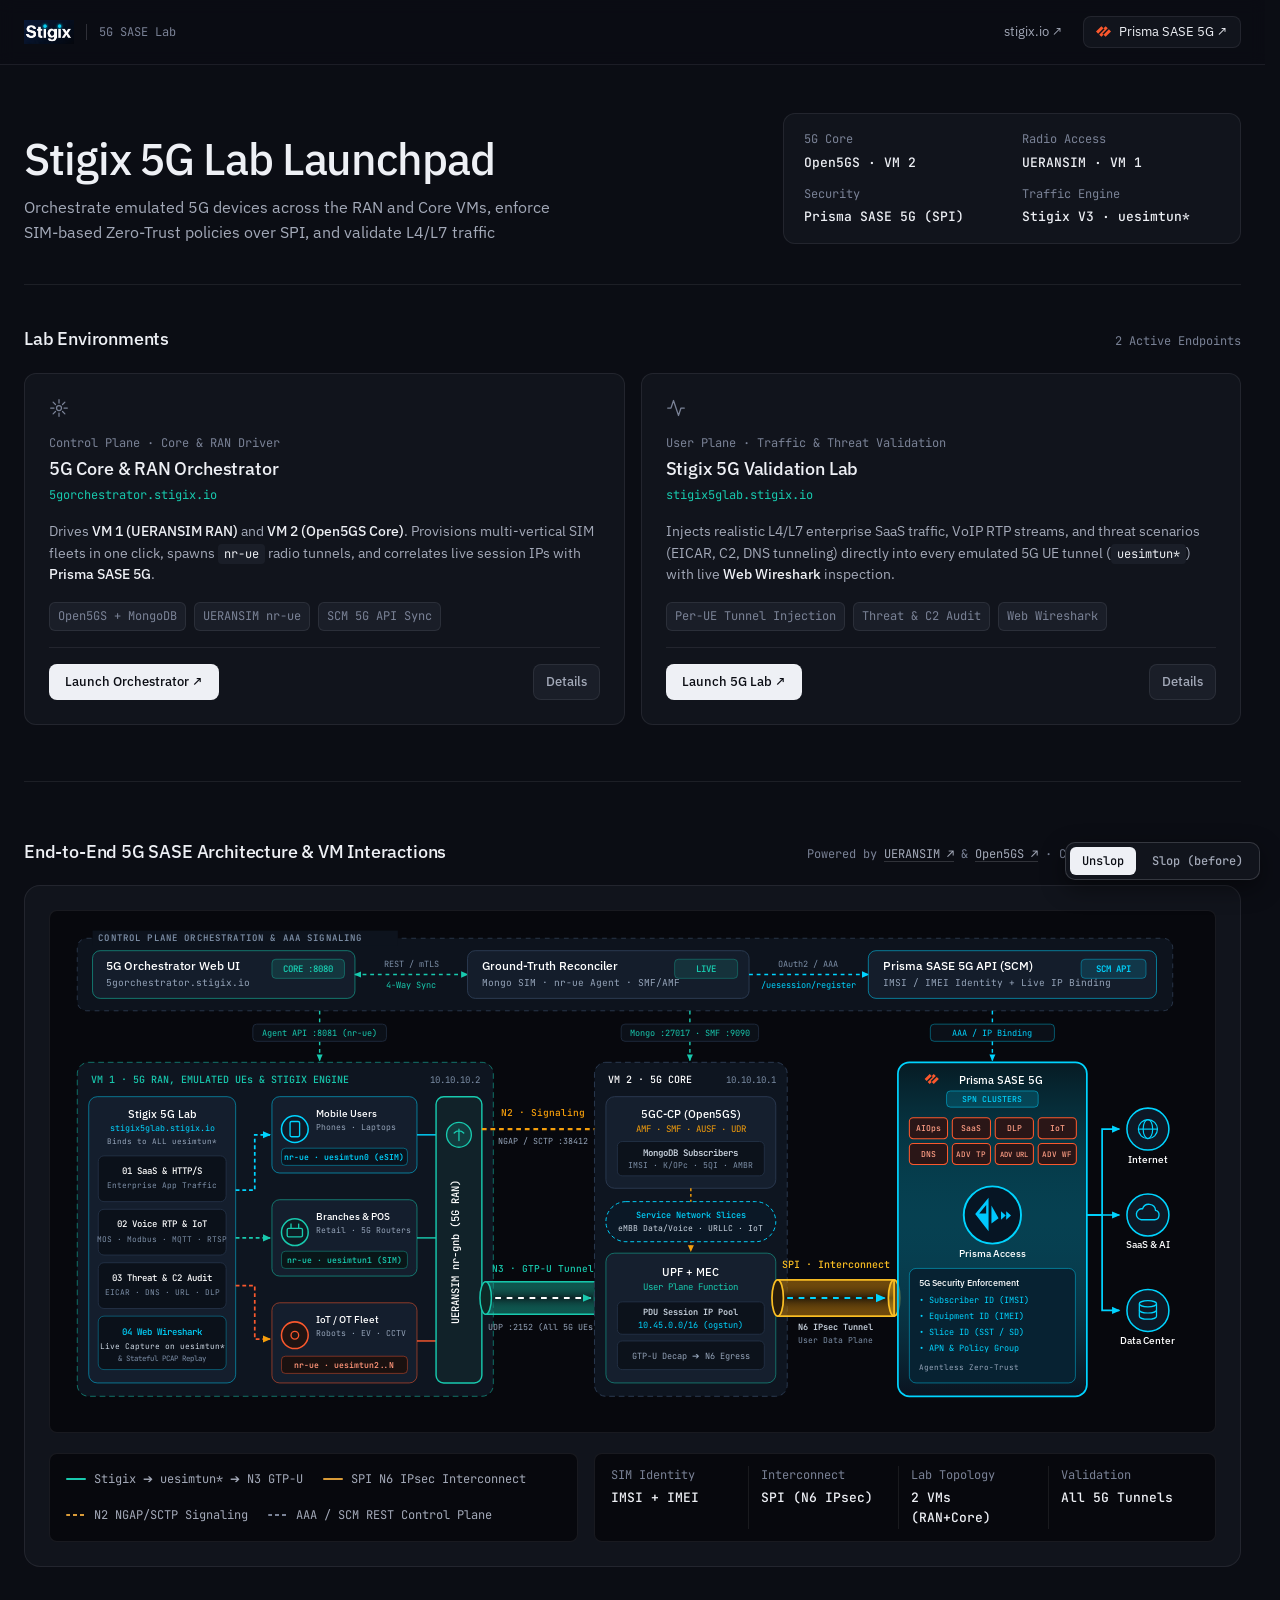
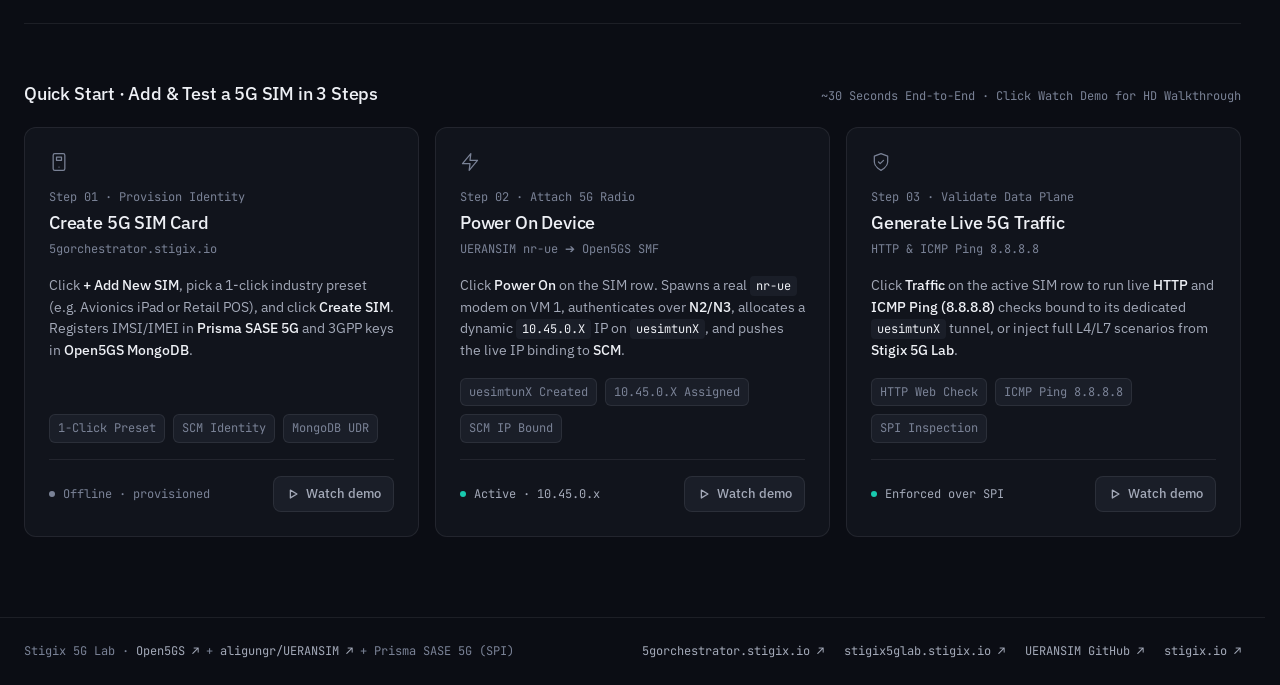
<file: launch-page/index.html>
<!DOCTYPE html>
<html lang="en">
<head>
  <meta charset="UTF-8">
  <meta name="viewport" content="width=device-width, initial-scale=1.0">
  <title>Stigix 5G Lab — Launchpad</title>
  <meta name="description" content="Launchpad for the Stigix 5G Lab: Open5GS Packet Core, UERANSIM RAN, Palo Alto Networks Prisma SASE 5G (SPI), and Stigix L4/L7 Traffic Validation.">
  <link rel="icon" type="image/png" href="assets/stigix-favicon.png">
  <link id="css-unslop" rel="stylesheet" href="style.css?v=6">
  <link id="css-slop" rel="stylesheet" href="style-slop.css?v=5" disabled>
</head>
<body>

  <!-- ══════════════════════════════════════════════════════════
       MINIMAL NAVBAR (stigix.io style + Prisma SASE 5G link)
  ══════════════════════════════════════════════════════════ -->
  <nav class="nav">
    <div class="nav__inner">
      <a href="https://stigix.io" target="_blank" rel="noopener noreferrer" class="nav__brand">
        <img src="assets/stigix-dark.png" alt="Stigix" class="nav__logo">
        <span class="nav__divider" aria-hidden="true"></span>
        <span class="nav__tag">5G SASE Lab</span>
      </a>
      <div class="nav__links">
        <a href="https://stigix.io" target="_blank" rel="noopener noreferrer" class="nav__pill">stigix.io ↗</a>
        <a href="https://www.paloaltonetworks.com/sase/5g-security" target="_blank" rel="noopener noreferrer" class="nav__pill nav__pill--panw">
          <svg width="15" height="15" viewBox="0 0 24 24" fill="#FA582D" aria-hidden="true">
            <path d="m10.278 15.443 1.705 1.705-3.426 3.426-3.427-3.426 8.592-8.591-1.705-1.705 3.426-3.426 3.427 3.426-8.592 8.591zM0 12.017l3.426 3.426 8.591-8.59-3.426-3.427L0 12.017zm11.983 5.13 3.426 3.427L24 11.983l-3.426-3.426-8.591 8.59z"/>
          </svg>
          <span>Prisma SASE 5G ↗</span>
        </a>
      </div>
    </div>
  </nav>

  <!-- ══════════════════════════════════════════════════════════
       MAIN LAUNCHPAD CONTAINER
  ══════════════════════════════════════════════════════════ -->
  <main class="container">

    <!-- Hero -->
    <header class="hero">
      <div class="hero__intro">
        <div class="hero__badge">
          <span class="hero__dot" aria-hidden="true"></span>
          <span>Open5GS Core · UERANSIM RAN · Prisma SASE 5G (SPI) · Stigix V3</span>
        </div>
        <h1 class="hero__title">Stigix 5G Lab <em>Launchpad</em></h1>
        <p class="hero__sub">
          Orchestrate emulated 5G devices across the RAN and Core VMs, enforce SIM-based Zero-Trust policies over SPI, and validate L4/L7 traffic
        </p>
      </div>
      <div class="hero__specs" aria-label="Lab stack summary">
        <div class="hero__spec">
          <span class="hero__spec-k">5G Core</span>
          <span class="hero__spec-v">Open5GS · VM 2</span>
        </div>
        <div class="hero__spec">
          <span class="hero__spec-k">Radio Access</span>
          <span class="hero__spec-v">UERANSIM · VM 1</span>
        </div>
        <div class="hero__spec">
          <span class="hero__spec-k">Security</span>
          <span class="hero__spec-v">Prisma SASE 5G (SPI)</span>
        </div>
        <div class="hero__spec">
          <span class="hero__spec-k">Traffic Engine</span>
          <span class="hero__spec-v">Stigix V3 · uesimtun*</span>
        </div>
      </div>
    </header>

    <!-- ──────────────────────────────────────────────────────
         1. LAB ENVIRONMENTS (Primary URLs)
    ────────────────────────────────────────────────────── -->
    <section aria-labelledby="sec-environments">
      <div class="sec-head">
        <h2 class="sec-title" id="sec-environments">Lab Environments</h2>
        <span class="sec-hint">2 Active Endpoints</span>
      </div>

      <div class="launch-grid">

        <!-- CARD 1: 5G Orchestrator -->
        <article class="launch-card">
          <svg viewBox="0 0 24 24" fill="none" stroke="currentColor" stroke-width="1.75" stroke-linecap="round" stroke-linejoin="round" aria-hidden="true">
            <circle cx="12" cy="12" r="3"/>
            <path d="M12 2v4m0 12v4M4.93 4.93l2.83 2.83m8.48 8.48l2.83 2.83M2 12h4m12 0h4M4.93 19.07l2.83-2.83m8.48-8.48l2.83-2.83"/>
          </svg>

          <header>
            <span class="launch-card__role">Control Plane · Core &amp; RAN Driver</span>
            <h3 class="launch-card__title">
              <a href="https://5gorchestrator.stigix.io/" target="_blank" rel="noopener noreferrer" class="card-link">
                5G Core &amp; RAN Orchestrator
              </a>
            </h3>
            <span class="launch-card__domain">5gorchestrator.stigix.io</span>
          </header>

          <div class="launch-card__body">
            <p class="launch-card__desc">
              Drives <strong>VM 1 (UERANSIM RAN)</strong> and <strong>VM 2 (Open5GS Core)</strong>. Provisions multi-vertical SIM fleets in one click, spawns <code>nr-ue</code> radio tunnels, and correlates live session IPs with <strong>Prisma SASE 5G</strong>.
            </p>
            <div class="chip-row">
              <span class="chip">Open5GS + MongoDB</span>
              <span class="chip">UERANSIM nr-ue</span>
              <span class="chip">SCM 5G API Sync</span>
            </div>
          </div>

          <footer>
            <span class="btn-launch" aria-hidden="true">Launch Orchestrator ↗</span>
            <button type="button" class="btn-info" data-dialog-target="modal-orchestrator">Details</button>
          </footer>
        </article>

        <!-- CARD 2: Stigix 5G Lab -->
        <article class="launch-card launch-card--cyan">
          <svg viewBox="0 0 24 24" fill="none" stroke="currentColor" stroke-width="1.75" stroke-linecap="round" stroke-linejoin="round" aria-hidden="true">
            <path d="M22 12h-4l-3 9L9 3l-3 9H2"/>
          </svg>

          <header>
            <span class="launch-card__role">User Plane · Traffic &amp; Threat Validation</span>
            <h3 class="launch-card__title">
              <a href="https://stigix5glab.stigix.io/" target="_blank" rel="noopener noreferrer" class="card-link">
                Stigix 5G Validation Lab
              </a>
            </h3>
            <span class="launch-card__domain">stigix5glab.stigix.io</span>
          </header>

          <div class="launch-card__body">
            <p class="launch-card__desc">
              Injects realistic L4/L7 enterprise SaaS traffic, VoIP RTP streams, and threat scenarios (EICAR, C2, DNS tunneling) directly into every emulated 5G UE tunnel (<code>uesimtun*</code>) with live <strong>Web Wireshark</strong> inspection.
            </p>
            <div class="chip-row">
              <span class="chip">Per-UE Tunnel Injection</span>
              <span class="chip">Threat &amp; C2 Audit</span>
              <span class="chip">Web Wireshark</span>
            </div>
          </div>

          <footer>
            <span class="btn-launch" aria-hidden="true">Launch 5G Lab ↗</span>
            <button type="button" class="btn-info" data-dialog-target="modal-stigixlab">Details</button>
          </footer>
        </article>

      </div>
    </section>

    <!-- Glowing Horizontal Divider -->
    <div class="glow-line" role="separator" aria-hidden="true"></div>

    <!-- ──────────────────────────────────────────────────────
         2. CONNECTED VECTOR ARCHITECTURE DIAGRAM
         Flow: Stigix Engine ➔ ALL Emulated 5G UE Tunnels (uesimtun0..N) ➔ nr-gnb
               ══(N2 + N3 GTP-U)══► VM 2 Open5GS Core ══(SPI N6)══► Prisma SASE 5G ➔ Targets
    ────────────────────────────────────────────────────── -->
    <section aria-labelledby="sec-architecture">
      <div class="sec-head">
        <h2 class="sec-title" id="sec-architecture">End-to-End 5G SASE Architecture &amp; VM Interactions</h2>
        <span class="sec-hint">
          Powered by <a href="https://github.com/aligungr/UERANSIM" target="_blank" rel="noopener noreferrer">UERANSIM ↗</a> &amp; <a href="https://github.com/open5gs/open5gs" target="_blank" rel="noopener noreferrer">Open5GS ↗</a> · Click any node for details
        </span>
      </div>

      <div class="arch-board">
        <div class="svg-canvas-wrap">
          <svg class="arch-svg" viewBox="0 0 1180 520" fill="none" xmlns="http://www.w3.org/2000/svg" role="img" aria-label="End-to-End 5G Lab Functional Architecture Diagram">
            <defs>
              <!-- Glow Filters -->
              <filter id="glow-cyan" x="-20%" y="-20%" width="140%" height="140%">
                <feDropShadow dx="0" dy="0" stdDeviation="4" flood-color="#00d4ff" flood-opacity="0.45"/>
              </filter>
              <filter id="glow-teal" x="-20%" y="-20%" width="140%" height="140%">
                <feDropShadow dx="0" dy="0" stdDeviation="4" flood-color="#18c9ae" flood-opacity="0.45"/>
              </filter>
              <filter id="glow-amber" x="-20%" y="-20%" width="140%" height="140%">
                <feDropShadow dx="0" dy="0" stdDeviation="4" flood-color="#f59e0b" flood-opacity="0.5"/>
              </filter>

              <!-- Gradients -->
              <linearGradient id="grad-n3" x1="0%" y1="0%" x2="0%" y2="100%">
                <stop offset="0%" stop-color="#18c9ae" stop-opacity="0.38"/>
                <stop offset="50%" stop-color="#0c2628" stop-opacity="0.9"/>
                <stop offset="100%" stop-color="#18c9ae" stop-opacity="0.38"/>
              </linearGradient>

              <linearGradient id="grad-spi" x1="0%" y1="0%" x2="0%" y2="100%">
                <stop offset="0%" stop-color="#f59e0b" stop-opacity="0.42"/>
                <stop offset="50%" stop-color="#291c09" stop-opacity="0.92"/>
                <stop offset="100%" stop-color="#f59e0b" stop-opacity="0.42"/>
              </linearGradient>

              <linearGradient id="grad-sase" x1="0%" y1="0%" x2="0%" y2="100%">
                <stop offset="0%" stop-color="#00d4ff" stop-opacity="0.09"/>
                <stop offset="100%" stop-color="#0b1320" stop-opacity="0.95"/>
              </linearGradient>

              <!-- Arrow Markers -->
              <marker id="arrow-teal" viewBox="0 0 10 10" refX="7" refY="5" markerWidth="6" markerHeight="6" orient="auto-start-reverse">
                <path d="M 0 1.5 L 8 5 L 0 8.5 z" fill="#18c9ae"/>
              </marker>
              <marker id="arrow-cyan" viewBox="0 0 10 10" refX="7" refY="5" markerWidth="6" markerHeight="6" orient="auto-start-reverse">
                <path d="M 0 1.5 L 8 5 L 0 8.5 z" fill="#00d4ff"/>
              </marker>
              <marker id="arrow-amber" viewBox="0 0 10 10" refX="7" refY="5" markerWidth="6" markerHeight="6" orient="auto-start-reverse">
                <path d="M 0 1.5 L 8 5 L 0 8.5 z" fill="#f59e0b"/>
              </marker>
            </defs>

            <!-- ═══════════════════════════════════════════════════════
                 TOP LAYER: CONTROL PLANE & AAA SIGNALING BAR (y=16..92)
            ═══════════════════════════════════════════════════════ -->
            <rect x="16" y="16" width="1148" height="76" rx="10" fill="#0d131d" stroke="#2a374b" stroke-dasharray="5 5"/>
            <rect x="32" y="8" width="320" height="16" fill="#0d131d"/>
            <text x="38" y="19" fill="#7c8ea6" font-size="9.5" font-weight="600" letter-spacing="1.2" class="mono">CONTROL PLANE ORCHESTRATION &amp; AAA SIGNALING</text>

            <!-- CP Node 1: 5G Orchestrator Web UI -->
            <g class="svg-node" data-dialog-target="modal-orchestrator" tabindex="0" role="button" aria-label="5G Orchestrator Web UI">
              <rect x="32" y="29" width="275" height="50" rx="8" fill="#141d2b" stroke="#18c9ae" stroke-opacity="0.55"/>
              <text x="46" y="49" fill="#ffffff" font-size="12.5" font-weight="700">5G Orchestrator Web UI</text>
              <text x="46" y="66" fill="#94a3b8" font-size="10" class="mono">5gorchestrator.stigix.io</text>
              <rect x="220" y="38" width="76" height="20" rx="4" fill="#18c9ae" fill-opacity="0.14" stroke="#18c9ae" stroke-opacity="0.4"/>
              <text x="258" y="51.5" fill="#18c9ae" font-size="9.5" font-weight="600" text-anchor="middle" class="mono">CORE :8080</text>
            </g>

            <!-- Horizontal Control Connector 1 -->
            <line x1="307" y1="54" x2="425" y2="54" stroke="#18c9ae" stroke-width="1.6" stroke-dasharray="4 4" class="flow-api" marker-end="url(#arrow-teal)" marker-start="url(#arrow-teal)"/>
            <text x="366" y="46" fill="#7c8ea6" font-size="9" text-anchor="middle" class="mono">REST / mTLS</text>
            <text x="366" y="68" fill="#18c9ae" font-size="9" text-anchor="middle" class="mono">4-Way Sync</text>

            <!-- CP Node 2: Ground-Truth Reconciler -->
            <g class="svg-node" data-dialog-target="modal-flow" tabindex="0" role="button" aria-label="Ground-Truth Reconciler">
              <rect x="425" y="29" width="295" height="50" rx="8" fill="#141d2b" stroke="#2c3b52"/>
              <text x="440" y="49" fill="#ffffff" font-size="12.5" font-weight="700">Ground-Truth Reconciler</text>
              <text x="440" y="66" fill="#94a3b8" font-size="10" class="mono">Mongo SIM · nr-ue Agent · SMF/AMF</text>
              <rect x="642" y="38" width="66" height="20" rx="4" fill="#18c9ae" fill-opacity="0.12" stroke="#18c9ae" stroke-opacity="0.35"/>
              <text x="675" y="51.5" fill="#18c9ae" font-size="9.5" font-weight="600" text-anchor="middle" class="mono">LIVE</text>
            </g>

            <!-- Horizontal Control Connector 2 -->
            <line x1="720" y1="54" x2="845" y2="54" stroke="#00d4ff" stroke-width="1.6" stroke-dasharray="4 4" class="flow-api" marker-end="url(#arrow-cyan)"/>
            <text x="782" y="46" fill="#7c8ea6" font-size="9" text-anchor="middle" class="mono">OAuth2 / AAA</text>
            <text x="782" y="68" fill="#00d4ff" font-size="9" text-anchor="middle" class="mono">/uesession/register</text>

            <!-- CP Node 3: Prisma SASE 5G API (SCM) -->
            <g class="svg-node" data-dialog-target="modal-sase" tabindex="0" role="button" aria-label="Prisma SASE 5G API">
              <rect x="845" y="29" width="302" height="50" rx="8" fill="#141d2b" stroke="#00d4ff" stroke-opacity="0.55"/>
              <text x="860" y="49" fill="#ffffff" font-size="12.5" font-weight="700">Prisma SASE 5G API (SCM)</text>
              <text x="860" y="66" fill="#94a3b8" font-size="10" class="mono">IMSI / IMEI Identity + Live IP Binding</text>
              <rect x="1068" y="38" width="68" height="20" rx="4" fill="#00d4ff" fill-opacity="0.14" stroke="#00d4ff" stroke-opacity="0.4"/>
              <text x="1102" y="51.5" fill="#00d4ff" font-size="9.5" font-weight="600" text-anchor="middle" class="mono">SCM API</text>
            </g>

            <!-- 3 VERTICAL CONTROL-PLANE DROP LINES INTO VM 1, VM 2, AND PRISMA SASE -->
            <!-- Drop 1 to VM 1 -->
            <line x1="270" y1="92" x2="270" y2="144" stroke="#18c9ae" stroke-width="1.5" stroke-dasharray="4 4" class="flow-api" marker-end="url(#arrow-teal)"/>
            <rect x="200" y="106" width="140" height="18" rx="4" fill="#0b1018" stroke="#1e293b"/>
            <text x="270" y="118" fill="#18c9ae" font-size="9" text-anchor="middle" class="mono">Agent API :8081 (nr-ue)</text>

            <!-- Drop 2 to VM 2 -->
            <line x1="658" y1="92" x2="658" y2="144" stroke="#18c9ae" stroke-width="1.5" stroke-dasharray="4 4" class="flow-api" marker-end="url(#arrow-teal)"/>
            <rect x="586" y="106" width="144" height="18" rx="4" fill="#0b1018" stroke="#1e293b"/>
            <text x="658" y="118" fill="#18c9ae" font-size="9" text-anchor="middle" class="mono">Mongo :27017 · SMF :9090</text>

            <!-- Drop 3 (AAA Signaling) to Prisma SASE 5G -->
            <line x1="975" y1="92" x2="975" y2="144" stroke="#00d4ff" stroke-width="1.5" stroke-dasharray="4 4" class="flow-api" marker-end="url(#arrow-cyan)"/>
            <rect x="910" y="106" width="130" height="18" rx="4" fill="#0b1018" stroke="#00d4ff" stroke-opacity="0.4"/>
            <text x="975" y="118" fill="#00d4ff" font-size="9" text-anchor="middle" class="mono" data-unslop-text="AAA / IP Binding" data-slop-text="🔒 AAA / IP Binding">AAA / IP Binding</text>


            <!-- ═══════════════════════════════════════════════════════
                 VM 1 ENCLOSURE: STIGIX GENERATOR ➔ ALL EMULATED 5G UEs (uesimtun0..N) ➔ nr-gnb
                 (x=16..452, y=146..496)
            ═══════════════════════════════════════════════════════ -->
            <rect x="16" y="146" width="436" height="350" rx="12" fill="#0e1520" stroke="#18c9ae" stroke-opacity="0.55" stroke-dasharray="6 4"/>
            <text x="30" y="168" fill="#18c9ae" font-size="10.5" font-weight="700" class="mono">VM 1 · 5G RAN, EMULATED UEs &amp; STIGIX ENGINE</text>
            <text x="438" y="168" fill="#7c8ea6" font-size="9.5" text-anchor="end" class="mono">10.10.10.2</text>

            <!-- LEFT INSIDE VM 1: Stigix 5G Lab Traffic Generator (x=28..184) -->
            <g class="svg-node" data-dialog-target="modal-stigixlab" tabindex="0" role="button" aria-label="Stigix 5G Lab Traffic Engine">
              <rect x="28" y="182" width="154" height="300" rx="9" fill="#141e2d" stroke="#00d4ff" stroke-opacity="0.5"/>
              <text x="105" y="204" fill="#ffffff" font-size="11.5" font-weight="700" text-anchor="middle">Stigix 5G Lab</text>
              <text x="105" y="218" fill="#00d4ff" font-size="8.8" text-anchor="middle" class="mono">stigix5glab.stigix.io</text>
              <text x="105" y="232" fill="#94a3b8" font-size="8" text-anchor="middle" class="mono">Binds to ALL uesimtun*</text>

              <!-- 4 Traffic Modules stacked cleanly -->
              <rect x="38" y="244" width="134" height="48" rx="6" fill="#0b111a" stroke="#223044"/>
              <text x="105" y="263" fill="#ffffff" font-size="9.5" font-weight="700" text-anchor="middle" class="mono" data-unslop-text="01 SaaS &amp; HTTP/S" data-slop-text="① SaaS &amp; HTTP/S">01 SaaS &amp; HTTP/S</text>
              <text x="105" y="278" fill="#7c8ea6" font-size="8.2" text-anchor="middle" class="mono">Enterprise App Traffic</text>

              <rect x="38" y="300" width="134" height="48" rx="6" fill="#0b111a" stroke="#223044"/>
              <text x="105" y="319" fill="#ffffff" font-size="9.5" font-weight="700" text-anchor="middle" class="mono" data-unslop-text="02 Voice RTP &amp; IoT" data-slop-text="② Voice RTP &amp; IoT">02 Voice RTP &amp; IoT</text>
              <text x="105" y="334" fill="#7c8ea6" font-size="8.2" text-anchor="middle" class="mono">MOS · Modbus · MQTT · RTSP</text>

              <rect x="38" y="356" width="134" height="48" rx="6" fill="#0b111a" stroke="#223044"/>
              <text x="105" y="375" fill="#ffffff" font-size="9.5" font-weight="700" text-anchor="middle" class="mono" data-unslop-text="03 Threat &amp; C2 Audit" data-slop-text="③ Threat &amp; C2 Audit">03 Threat &amp; C2 Audit</text>
              <text x="105" y="390" fill="#7c8ea6" font-size="8.2" text-anchor="middle" class="mono">EICAR · DNS · URL · DLP</text>

              <rect x="38" y="412" width="134" height="56" rx="6" fill="#0b111a" stroke="#00d4ff" stroke-opacity="0.35"/>
              <text x="105" y="432" fill="#00d4ff" font-size="9.5" font-weight="700" text-anchor="middle" class="mono" data-unslop-text="04 Web Wireshark" data-slop-text="④ Web Wireshark">04 Web Wireshark</text>
              <text x="105" y="446" fill="#cbd5e1" font-size="8.2" text-anchor="middle" class="mono">Live Capture on uesimtun*</text>
              <text x="105" y="459" fill="#7c8ea6" font-size="7.8" text-anchor="middle" class="mono">&amp; Stateful PCAP Replay</text>
            </g>

            <!-- 3 FAN-OUT ARROWS FROM STIGIX INTO ALL 3 EMULATED 5G UE TUNNELS (uesimtun0..N) -->
            <path d="M182 280 H202 V222 H218" stroke="#00d4ff" stroke-width="1.8" stroke-dasharray="4 3" class="flow-data" marker-end="url(#arrow-cyan)"/>
            <line x1="182" y1="330" x2="218" y2="330" stroke="#18c9ae" stroke-width="1.8" stroke-dasharray="4 3" class="flow-data" marker-end="url(#arrow-teal)"/>
            <path d="M182 380 H202 V436 H218" stroke="#fa582d" stroke-width="1.8" stroke-dasharray="4 3" class="flow-data" marker-end="url(#arrow-amber)"/>

            <!-- RIGHT INSIDE VM 1: EMULATED 5G DEVICES (nr-ue + uesimtun*) & nr-gnb (x=220..440) -->
            <!-- UE 1: Mobile Users (uesimtun0) -->
            <g class="svg-node" data-dialog-target="modal-ran" tabindex="0" role="button" aria-label="Emulated Mobile Users uesimtun0">
              <rect x="220" y="182" width="152" height="80" rx="8" fill="#141e2d" stroke="#00d4ff" stroke-opacity="0.55"/>
              <circle cx="244" cy="216" r="14" fill="#0d1826" stroke="#00d4ff" stroke-width="1.6"/>
              <rect x="239" y="208" width="10" height="16" rx="1.5" stroke="#00d4ff" stroke-width="1.4"/>
              <text x="266" y="203" fill="#ffffff" font-size="10.5" font-weight="700">Mobile Users</text>
              <text x="266" y="217" fill="#94a3b8" font-size="8.5" class="mono">Phones · Laptops</text>
              <rect x="230" y="236" width="132" height="18" rx="4" fill="#09131e" stroke="#00d4ff" stroke-opacity="0.4"/>
              <text x="296" y="248" fill="#00d4ff" font-size="8.5" font-weight="600" text-anchor="middle" class="mono">nr-ue · uesimtun0 (eSIM)</text>
            </g>

            <!-- UE 2: 5G Branches & POS (uesimtun1) -->
            <g class="svg-node" data-dialog-target="modal-ran" tabindex="0" role="button" aria-label="Emulated 5G Branches and POS uesimtun1">
              <rect x="220" y="290" width="152" height="80" rx="8" fill="#141e2d" stroke="#18c9ae" stroke-opacity="0.55"/>
              <circle cx="244" cy="324" r="14" fill="#0d1b22" stroke="#18c9ae" stroke-width="1.6"/>
              <rect x="236" y="320" width="16" height="9" rx="1.5" stroke="#18c9ae" stroke-width="1.4"/>
              <line x1="240" y1="315" x2="240" y2="320" stroke="#18c9ae" stroke-width="1.4"/>
              <line x1="248" y1="315" x2="248" y2="320" stroke="#18c9ae" stroke-width="1.4"/>
              <text x="266" y="311" fill="#ffffff" font-size="10.5" font-weight="700">Branches &amp; POS</text>
              <text x="266" y="325" fill="#94a3b8" font-size="8.5" class="mono">Retail · 5G Routers</text>
              <rect x="230" y="344" width="132" height="18" rx="4" fill="#091618" stroke="#18c9ae" stroke-opacity="0.4"/>
              <text x="296" y="356" fill="#18c9ae" font-size="8.5" font-weight="600" text-anchor="middle" class="mono">nr-ue · uesimtun1 (SIM)</text>
            </g>

            <!-- UE 3: IoT / OT Fleet (uesimtun2..N) -->
            <g class="svg-node" data-dialog-target="modal-ran" tabindex="0" role="button" aria-label="Emulated IoT and OT Fleet uesimtun2">
              <rect x="220" y="398" width="152" height="84" rx="8" fill="#141e2d" stroke="#fa582d" stroke-opacity="0.55"/>
              <circle cx="244" cy="432" r="14" fill="#1f1412" stroke="#fa582d" stroke-width="1.6"/>
              <circle cx="244" cy="432" r="4" stroke="#fa582d" stroke-width="1.4"/>
              <text x="266" y="419" fill="#ffffff" font-size="10.5" font-weight="700">IoT / OT Fleet</text>
              <text x="266" y="433" fill="#94a3b8" font-size="8.5" class="mono">Robots · EV · CCTV</text>
              <rect x="230" y="454" width="132" height="18" rx="4" fill="#1a1110" stroke="#fa582d" stroke-opacity="0.45"/>
              <text x="296" y="466" fill="#ff9478" font-size="8.5" font-weight="600" text-anchor="middle" class="mono">nr-ue · uesimtun2..N</text>
            </g>

            <!-- Vertical Multiplexer Bar inside VM 1: nr-gnb (5G gNodeB Radio Tower) -->
            <g class="svg-node" data-dialog-target="modal-ran" tabindex="0" role="button" aria-label="UERANSIM nr-gnb 5G Base Station">
              <line x1="372" y1="222" x2="392" y2="222" stroke="#00d4ff" stroke-width="1.5"/>
              <line x1="372" y1="330" x2="392" y2="330" stroke="#18c9ae" stroke-width="1.5"/>
              <line x1="372" y1="438" x2="392" y2="438" stroke="#fa582d" stroke-width="1.5"/>
              <rect x="392" y="182" width="48" height="300" rx="8" fill="#112229" stroke="#18c9ae" stroke-width="1.5"/>
              <circle cx="416" cy="222" r="13" fill="#18c9ae" fill-opacity="0.16" stroke="#18c9ae" stroke-width="1.4"/>
              <path d="M416 216v12m-5-8a7 7 0 0 1 10 0" stroke="#18c9ae" stroke-width="1.4" stroke-linecap="round"/>
              <text x="416" y="345" fill="#ffffff" font-size="11" font-weight="700" text-anchor="middle" transform="rotate(-90 416 345)" class="mono">UERANSIM nr-gnb (5G RAN)</text>
            </g>


            <!-- ═══════════════════════════════════════════════════════
                 INTER-VM BRIDGE (VM 1 nr-gnb ⇄ VM 2 Open5GS): N2 + N3 GTP-U
                 (x=440..562)
            ═══════════════════════════════════════════════════════ -->
            <!-- Top Inter-VM Link: N2 5G Signaling (Amber Dashed) -->
            <text x="504" y="202" fill="#f59e0b" font-size="10" font-weight="700" text-anchor="middle" class="mono">N2 · Signaling</text>
            <line x1="440" y1="216" x2="568" y2="216" stroke="#f59e0b" stroke-width="2.2" stroke-dasharray="5 4" class="flow-sig" marker-end="url(#arrow-amber)"/>
            <text x="504" y="232" fill="#94a3b8" font-size="8.8" text-anchor="middle" class="mono">NGAP / SCTP :38412</text>

            <!-- Bottom Inter-VM Link: N3 GTP-U Encrypted Pipe (3D Cylinder Tunnel) -->
            <text x="504" y="366" fill="#18c9ae" font-size="10" font-weight="700" text-anchor="middle" class="mono">N3 · GTP-U Tunnel</text>
            <g filter="url(#glow-teal)">
              <rect x="444" y="376" width="120" height="34" fill="url(#grad-n3)" stroke="#18c9ae" stroke-width="1.6"/>
              <ellipse cx="444" cy="393" rx="6" ry="17" fill="#0d2926" stroke="#18c9ae" stroke-width="1.6"/>
              <ellipse cx="564" cy="393" rx="6" ry="17" fill="#18c9ae" fill-opacity="0.35" stroke="#18c9ae" stroke-width="1.6"/>
            </g>
            <line x1="454" y1="393" x2="554" y2="393" stroke="#ffffff" stroke-width="2" stroke-dasharray="6 6" class="flow-data" marker-end="url(#arrow-teal)"/>
            <text x="504" y="426" fill="#94a3b8" font-size="8.8" text-anchor="middle" class="mono">UDP :2152 (All 5G UEs)</text>


            <!-- ═══════════════════════════════════════════════════════
                 COLUMN 3: VM 2 · PRIVATE 5G CORE (OPEN5GS) (x=558..760)
            ═══════════════════════════════════════════════════════ -->
            <rect x="558" y="146" width="202" height="350" rx="12" fill="#0e1520" stroke="#2c3b52" stroke-dasharray="6 4"/>
            <text x="572" y="168" fill="#ffffff" font-size="10.5" font-weight="700" class="mono">VM 2 · 5G CORE</text>
            <text x="748" y="168" fill="#7c8ea6" font-size="9.5" text-anchor="end" class="mono">10.10.10.1</text>

            <!-- VM 2 Top Box: 5GC-CP & MongoDB -->
            <g class="svg-node" data-dialog-target="modal-core" tabindex="0" role="button" aria-label="Open5GS Control Plane and MongoDB">
              <rect x="570" y="182" width="178" height="96" rx="9" fill="#151f2e" stroke="#2a3950"/>
              <text x="659" y="204" fill="#ffffff" font-size="12" font-weight="700" text-anchor="middle">5GC-CP (Open5GS)</text>
              <text x="659" y="219" fill="#f59e0b" font-size="9.5" text-anchor="middle" class="mono">AMF · SMF · AUSF · UDR</text>
              <rect x="582" y="229" width="154" height="36" rx="5" fill="#0c121b" stroke="#223044"/>
              <text x="659" y="244" fill="#cbd5e1" font-size="9.5" font-weight="600" text-anchor="middle" class="mono">MongoDB Subscribers</text>
              <text x="659" y="257" fill="#7c8ea6" font-size="8.5" text-anchor="middle" class="mono">IMSI · K/OPc · 5QI · AMBR</text>
            </g>

            <!-- Internal N4 PFCP Link between SMF and UPF -->
            <line x1="659" y1="278" x2="659" y2="344" stroke="#f59e0b" stroke-width="1.5" stroke-dasharray="3 3" class="flow-sig" marker-end="url(#arrow-amber)"/>

            <!-- Middle Oval: Service-Specific Network Slices -->
            <rect x="570" y="292" width="178" height="42" rx="21" fill="#0b1826" stroke="#00d4ff" stroke-dasharray="4 3"/>
            <text x="659" y="309" fill="#00d4ff" font-size="9" font-weight="700" text-anchor="middle" class="mono">Service Network Slices</text>
            <text x="659" y="323" fill="#cbd5e1" font-size="8.5" text-anchor="middle" class="mono">eMBB Data/Voice · URLLC · IoT</text>

            <!-- VM 2 Bottom Box: UPF & MEC -->
            <g class="svg-node" data-dialog-target="modal-core" tabindex="0" role="button" aria-label="Open5GS UPF User Plane Function">
              <rect x="570" y="346" width="178" height="136" rx="9" fill="#151f2e" stroke="#18c9ae" stroke-opacity="0.5"/>
              <text x="659" y="370" fill="#ffffff" font-size="12" font-weight="700" text-anchor="middle">UPF + MEC</text>
              <text x="659" y="385" fill="#18c9ae" font-size="9.5" text-anchor="middle" class="mono">User Plane Function</text>

              <rect x="582" y="397" width="154" height="34" rx="5" fill="#0c121b" stroke="#223044"/>
              <text x="659" y="411" fill="#cbd5e1" font-size="9" font-weight="600" text-anchor="middle" class="mono">PDU Session IP Pool</text>
              <text x="659" y="424" fill="#00d4ff" font-size="9" text-anchor="middle" class="mono">10.45.0.0/16 (ogstun)</text>

              <rect x="582" y="438" width="154" height="30" rx="5" fill="#0c121b" stroke="#223044"/>
              <text x="659" y="457" fill="#94a3b8" font-size="9" text-anchor="middle" class="mono">GTP-U Decap ➔ N6 Egress</text>
            </g>


            <!-- ═══════════════════════════════════════════════════════
                 SPI BRIDGE (VM 2 UPF ➔ PRISMA SASE 5G): 3D CYLINDER TUNNEL
                 (x=748..876)
            ═══════════════════════════════════════════════════════ -->
            <g class="svg-node" data-dialog-target="modal-sase" tabindex="0" role="button" aria-label="Service Provider Interconnect SPI Tunnel">
              <text x="811" y="362" fill="#fbbf24" font-size="10.5" font-weight="700" text-anchor="middle" class="mono">SPI · Interconnect</text>
              <g filter="url(#glow-amber)">
                <rect x="750" y="374" width="122" height="38" fill="url(#grad-spi)" stroke="#fbbf24" stroke-width="1.8"/>
                <ellipse cx="750" cy="393" rx="6" ry="19" fill="#291c09" stroke="#fbbf24" stroke-width="1.8"/>
                <ellipse cx="872" cy="393" rx="6" ry="19" fill="#fbbf24" fill-opacity="0.35" stroke="#fbbf24" stroke-width="1.8"/>
              </g>
              <line x1="760" y1="393" x2="862" y2="393" stroke="#00d4ff" stroke-width="2.2" stroke-dasharray="6 6" class="flow-data" marker-end="url(#arrow-cyan)"/>
              <text x="811" y="427" fill="#cbd5e1" font-size="9" font-weight="600" text-anchor="middle" class="mono">N6 IPsec Tunnel</text>
              <text x="811" y="440" fill="#7c8ea6" font-size="8.5" text-anchor="middle" class="mono">User Data Plane</text>
            </g>


            <!-- ═══════════════════════════════════════════════════════
                 COLUMN 4: PRISMA SASE 5G (SPN CLUSTERS) (x=876..1074)
            ═══════════════════════════════════════════════════════ -->
            <g class="svg-node" data-dialog-target="modal-sase" tabindex="0" role="button" aria-label="Prisma SASE 5G Security Stack">
              <rect x="876" y="146" width="198" height="350" rx="12" fill="url(#grad-sase)" stroke="#00d4ff" stroke-width="1.8" filter="url(#glow-cyan)"/>

              <!-- Official Palo Alto Networks 3-Bar Mark + Prisma SASE 5G Title -->
              <g transform="translate(904, 156) scale(0.62)">
                <path fill="#FA582D" d="m10.278 15.443 1.705 1.705-3.426 3.426-3.427-3.426 8.592-8.591-1.705-1.705 3.426-3.426 3.427 3.426-8.592 8.591zM0 12.017l3.426 3.426 8.591-8.59-3.426-3.427L0 12.017zm11.983 5.13 3.426 3.427L24 11.983l-3.426-3.426-8.591 8.59z"/>
              </g>
              <text x="984" y="169" fill="#ffffff" font-size="12" font-weight="800" text-anchor="middle">Prisma SASE 5G</text>
              <rect x="927" y="176" width="96" height="17" rx="4" fill="#00d4ff" fill-opacity="0.16" stroke="#00d4ff" stroke-opacity="0.5"/>
              <text x="975" y="187.5" fill="#00d4ff" font-size="8.5" font-weight="700" text-anchor="middle" class="mono">SPN CLUSTERS</text>

              <!-- Security Services 2x4 Grid -->
              <rect x="888" y="204" width="40" height="22" rx="4" fill="#2a1617" stroke="#fa582d" stroke-width="1.1"/>
              <text x="908" y="218" fill="#ff9e85" font-size="8.5" font-weight="700" text-anchor="middle" class="mono">AIOps</text>

              <rect x="933" y="204" width="40" height="22" rx="4" fill="#2a1617" stroke="#fa582d" stroke-width="1.1"/>
              <text x="953" y="218" fill="#ff9e85" font-size="8.5" font-weight="700" text-anchor="middle" class="mono">SaaS</text>

              <rect x="978" y="204" width="40" height="22" rx="4" fill="#2a1617" stroke="#fa582d" stroke-width="1.1"/>
              <text x="998" y="218" fill="#ff9e85" font-size="8.5" font-weight="700" text-anchor="middle" class="mono">DLP</text>

              <rect x="1023" y="204" width="40" height="22" rx="4" fill="#2a1617" stroke="#fa582d" stroke-width="1.1"/>
              <text x="1043" y="218" fill="#ff9e85" font-size="8.5" font-weight="700" text-anchor="middle" class="mono">IoT</text>

              <rect x="888" y="231" width="40" height="22" rx="4" fill="#2a1617" stroke="#fa582d" stroke-width="1.1"/>
              <text x="908" y="245" fill="#ff9e85" font-size="8.5" font-weight="700" text-anchor="middle" class="mono">DNS</text>

              <rect x="933" y="231" width="40" height="22" rx="4" fill="#2a1617" stroke="#fa582d" stroke-width="1.1"/>
              <text x="953" y="245" fill="#ff9e85" font-size="8" font-weight="700" text-anchor="middle" class="mono">ADV TP</text>

              <rect x="978" y="231" width="40" height="22" rx="4" fill="#2a1617" stroke="#fa582d" stroke-width="1.1"/>
              <text x="998" y="245" fill="#ff9e85" font-size="7.5" font-weight="700" text-anchor="middle" class="mono">ADV URL</text>

              <rect x="1023" y="231" width="40" height="22" rx="4" fill="#2a1617" stroke="#fa582d" stroke-width="1.1"/>
              <text x="1043" y="245" fill="#ff9e85" font-size="8" font-weight="700" text-anchor="middle" class="mono">ADV WF</text>

              <!-- Official Prisma Access Split-Prism + Double-Chevron Icon (Exact match to Scenario 2 Slide) -->
              <circle cx="975" cy="306" r="30" fill="#061524" stroke="#00d4ff" stroke-width="2"/>
              <g transform="translate(955, 286)">
                <!-- Left Split Prism Facet with Inner Cutout -->
                <path fill-rule="evenodd" clip-rule="evenodd" d="M16 2 L2 19 L16 37 Z M13.5 9.5 L6.2 18.5 L13.5 18.5 Z" fill="#00c8ff"/>
                <!-- Middle Lower Prism Facet -->
                <path d="M19 10 L26.5 23.5 L19 29 Z" fill="#00c8ff"/>
                <!-- Right Fast-Forward Chevrons -->
                <path d="M29 16 L34 20.5 L29 25 Z" fill="#00c8ff"/>
                <path d="M34.5 16 L39.5 20.5 L34.5 25 Z" fill="#00c8ff"/>
              </g>
              <text x="975" y="350" fill="#ffffff" font-size="11" font-weight="700" text-anchor="middle">Prisma Access</text>

              <!-- Comprehensive 5G Security Enforcement Box -->
              <rect x="888" y="362" width="174" height="120" rx="7" fill="#072232" stroke="#00d4ff" stroke-opacity="0.45"/>
              <text x="898" y="380" fill="#ffffff" font-size="9.5" font-weight="700">5G Security Enforcement</text>
              <text x="898" y="398" fill="#00d4ff" font-size="9" class="mono">• Subscriber ID (IMSI)</text>
              <text x="898" y="415" fill="#00d4ff" font-size="9" class="mono">• Equipment ID (IMEI)</text>
              <text x="898" y="432" fill="#00d4ff" font-size="9" class="mono">• Slice ID (SST / SD)</text>
              <text x="898" y="449" fill="#00d4ff" font-size="9" class="mono">• APN &amp; Policy Group</text>
              <text x="898" y="468" fill="#94a3b8" font-size="8" class="mono">Agentless Zero-Trust</text>
            </g>


            <!-- ═══════════════════════════════════════════════════════
                 COLUMN 5: EGRESS TARGETS (x=1074..1168)
            ═══════════════════════════════════════════════════════ -->
            <path d="M1074 306 H1090 V216 H1108" stroke="#00d4ff" stroke-width="1.8" marker-end="url(#arrow-cyan)"/>
            <line x1="1074" y1="306" x2="1108" y2="306" stroke="#00d4ff" stroke-width="1.8" marker-end="url(#arrow-cyan)"/>
            <path d="M1074 306 H1090 V406 H1108" stroke="#00d4ff" stroke-width="1.8" marker-end="url(#arrow-cyan)"/>

            <!-- Target 1: Internet -->
            <circle cx="1138" cy="216" r="22" fill="#0d1826" stroke="#00d4ff" stroke-width="1.6"/>
            <circle cx="1138" cy="216" r="10" stroke="#00d4ff" stroke-width="1.3"/>
            <line x1="1128" y1="216" x2="1148" y2="216" stroke="#00d4ff" stroke-width="1.2"/>
            <ellipse cx="1138" cy="216" rx="5" ry="10" stroke="#00d4ff" stroke-width="1.2"/>
            <text x="1138" y="251" fill="#ffffff" font-size="10" font-weight="700" text-anchor="middle">Internet</text>

            <!-- Target 2: SaaS & AI Apps -->
            <circle cx="1138" cy="306" r="22" fill="#0d1826" stroke="#00d4ff" stroke-width="1.6"/>
            <path d="M1131 311h14a5 5 0 0 0 1-9.8 7 7 0 0 0-13.6-1.7A4.5 4.5 0 0 0 1131 311z" stroke="#00d4ff" stroke-width="1.4"/>
            <text x="1138" y="341" fill="#ffffff" font-size="10" font-weight="700" text-anchor="middle">SaaS &amp; AI</text>

            <!-- Target 3: Enterprise Data Center -->
            <circle cx="1138" cy="406" r="22" fill="#0d1826" stroke="#00d4ff" stroke-width="1.6"/>
            <ellipse cx="1138" cy="399" rx="9" ry="3.2" stroke="#00d4ff" stroke-width="1.3"/>
            <path d="M1129 399v13c0 1.8 4 3.2 9 3.2s9-1.4 9-3.2v-13" stroke="#00d4ff" stroke-width="1.3"/>
            <path d="M1129 405.5c0 1.8 4 3.2 9 3.2s9-1.4 9-3.2" stroke="#00d4ff" stroke-width="1.3"/>
            <text x="1138" y="441" fill="#ffffff" font-size="10" font-weight="700" text-anchor="middle">Data Center</text>
          </svg>
        </div>

        <!-- BOTTOM LEGEND & OUTCOMES BAR -->
        <div class="board-footer">
          <div class="legend-box">
            <span class="legend-item">
              <span class="legend-line legend-line--data" aria-hidden="true"></span>
              <span>Stigix ➔ uesimtun* ➔ N3 GTP-U</span>
            </span>
            <span class="legend-item">
              <span class="legend-line legend-line--spi" aria-hidden="true"></span>
              <span>SPI N6 IPsec Interconnect</span>
            </span>
            <span class="legend-item">
              <span class="legend-line legend-line--sig" aria-hidden="true"></span>
              <span>N2 NGAP/SCTP Signaling</span>
            </span>
            <span class="legend-item">
              <span class="legend-line legend-line--api" aria-hidden="true"></span>
              <span>AAA / SCM REST Control Plane</span>
            </span>
          </div>

          <div class="outcomes-box">
            <div class="outcome-metric">
              <div class="outcome-metric__label">SIM Identity</div>
              <div class="outcome-metric__val">IMSI + IMEI</div>
            </div>
            <div class="outcome-metric">
              <div class="outcome-metric__label">Interconnect</div>
              <div class="outcome-metric__val">SPI (N6 IPsec)</div>
            </div>
            <div class="outcome-metric">
              <div class="outcome-metric__label">Lab Topology</div>
              <div class="outcome-metric__val">2 VMs (RAN+Core)</div>
            </div>
            <div class="outcome-metric">
              <div class="outcome-metric__label">Validation</div>
              <div class="outcome-metric__val">All 5G Tunnels</div>
            </div>
          </div>
        </div>

      </div>
    </section>

    <!-- Glowing Horizontal Divider -->
    <div class="glow-line" role="separator" aria-hidden="true"></div>

    <!-- ──────────────────────────────────────────────────────
         3. QUICK START TUTORIAL (3 Sleek Cards Below Architecture)
    ────────────────────────────────────────────────────── -->
    <section aria-labelledby="sec-quickstart">
      <div class="sec-head">
        <h2 class="sec-title" id="sec-quickstart">Quick Start · Add &amp; Test a 5G SIM in 3 Steps</h2>
        <span class="sec-hint">~30 Seconds End-to-End · Click Watch Demo for HD Walkthrough</span>
      </div>

      <div class="qs-grid">
        <!-- STEP 1 -->
        <article class="launch-card launch-card--amber" data-dialog-target="modal-qs-step1">
          <svg viewBox="0 0 24 24" fill="none" stroke="currentColor" stroke-width="1.75" stroke-linecap="round" stroke-linejoin="round" aria-hidden="true">
            <rect x="5" y="2" width="14" height="20" rx="2" ry="2"/>
            <line x1="12" y1="18" x2="12.01" y2="18"/>
            <path d="M9 6h6v4H9z"/>
          </svg>

          <header>
            <span class="launch-card__role">Step 01 · Provision Identity</span>
            <h3 class="launch-card__title">Create 5G SIM Card</h3>
            <span class="launch-card__domain">5gorchestrator.stigix.io</span>
          </header>

          <div class="launch-card__body">
            <p class="launch-card__desc">
              Click <strong>+ Add New SIM</strong>, pick a 1-click industry preset (e.g. <em>Avionics iPad</em> or <em>Retail POS</em>), and click <strong>Create SIM</strong>. Registers IMSI/IMEI in <strong>Prisma SASE 5G</strong> and 3GPP keys in <strong>Open5GS MongoDB</strong>.
            </p>
            <div class="chip-row">
              <span class="chip">1-Click Preset</span>
              <span class="chip">SCM Identity</span>
              <span class="chip">MongoDB UDR</span>
            </div>
          </div>

          <footer>
            <span class="qs-badge" data-unslop-text="Offline · provisioned" data-slop-text="Status: Offline (Provisioned)">Offline · provisioned</span>
            <button type="button" class="btn-watch btn-watch--amber" data-dialog-target="modal-qs-step1">
              <svg class="btn-watch__icon" viewBox="0 0 16 16" fill="none" stroke="currentColor" stroke-width="1.5" stroke-linecap="round" stroke-linejoin="round" aria-hidden="true"><polygon points="5 3.5 12.5 8 5 12.5 5 3.5"/></svg>
              <span>Watch demo</span>
            </button>
          </footer>
        </article>

        <!-- STEP 2 -->
        <article class="launch-card" data-dialog-target="modal-qs-step2">
          <svg viewBox="0 0 24 24" fill="none" stroke="currentColor" stroke-width="1.75" stroke-linecap="round" stroke-linejoin="round" aria-hidden="true">
            <polygon points="13 2 3 14 12 14 11 22 21 10 12 10 13 2"/>
          </svg>

          <header>
            <span class="launch-card__role">Step 02 · Attach 5G Radio</span>
            <h3 class="launch-card__title">Power On Device</h3>
            <span class="launch-card__domain">UERANSIM nr-ue ➔ Open5GS SMF</span>
          </header>

          <div class="launch-card__body">
            <p class="launch-card__desc">
              Click <strong data-unslop-text="Power On" data-slop-text="⚡ Power On">Power On</strong> on the SIM row. Spawns a real <code>nr-ue</code> modem on VM 1, authenticates over <strong>N2/N3</strong>, allocates a dynamic <code>10.45.0.X</code> IP on <code>uesimtunX</code>, and pushes the live IP binding to <strong>SCM</strong>.
            </p>
            <div class="chip-row">
              <span class="chip">uesimtunX Created</span>
              <span class="chip">10.45.0.X Assigned</span>
              <span class="chip">SCM IP Bound</span>
            </div>
          </div>

          <footer>
            <span class="qs-badge qs-badge--teal" data-unslop-text="Active · 10.45.0.x" data-slop-text="Status: Active · 10.45.0.X">Active · 10.45.0.x</span>
            <button type="button" class="btn-watch btn-watch--teal" data-dialog-target="modal-qs-step2">
              <svg class="btn-watch__icon" viewBox="0 0 16 16" fill="none" stroke="currentColor" stroke-width="1.5" stroke-linecap="round" stroke-linejoin="round" aria-hidden="true"><polygon points="5 3.5 12.5 8 5 12.5 5 3.5"/></svg>
              <span>Watch demo</span>
            </button>
          </footer>
        </article>

        <!-- STEP 3 -->
        <article class="launch-card launch-card--cyan" data-dialog-target="modal-qs-step3">
          <svg viewBox="0 0 24 24" fill="none" stroke="currentColor" stroke-width="1.75" stroke-linecap="round" stroke-linejoin="round" aria-hidden="true">
            <path d="M12 22s8-4 8-10V5l-8-3-8 3v7c0 6 8 10 8 10z"/>
            <path d="m9 12 2 2 4-4"/>
          </svg>

          <header>
            <span class="launch-card__role">Step 03 · Validate Data Plane</span>
            <h3 class="launch-card__title">Generate Live 5G Traffic</h3>
            <span class="launch-card__domain">HTTP &amp; ICMP Ping 8.8.8.8</span>
          </header>

          <div class="launch-card__body">
            <p class="launch-card__desc">
              Click <strong>Traffic</strong> on the active SIM row to run live <strong>HTTP</strong> and <strong>ICMP Ping (8.8.8.8)</strong> checks bound to its dedicated <code>uesimtunX</code> tunnel, or inject full L4/L7 scenarios from <strong>Stigix 5G Lab</strong>.
            </p>
            <div class="chip-row">
              <span class="chip">HTTP Web Check</span>
              <span class="chip">ICMP Ping 8.8.8.8</span>
              <span class="chip">SPI Inspection</span>
            </div>
          </div>

          <footer>
            <span class="qs-badge qs-badge--cyan" data-unslop-text="Enforced over SPI" data-slop-text="Zero-Trust Enforced over SPI">Enforced over SPI</span>
            <button type="button" class="btn-watch btn-watch--cyan" data-dialog-target="modal-qs-step3">
              <svg class="btn-watch__icon" viewBox="0 0 16 16" fill="none" stroke="currentColor" stroke-width="1.5" stroke-linecap="round" stroke-linejoin="round" aria-hidden="true"><polygon points="5 3.5 12.5 8 5 12.5 5 3.5"/></svg>
              <span>Watch demo</span>
            </button>
          </footer>
        </article>
      </div>
    </section>

  </main>

  <!-- Minimal Footer -->
  <footer class="footer">
    <span>Stigix 5G Lab · <a href="https://github.com/open5gs/open5gs" target="_blank" rel="noopener noreferrer">Open5GS ↗</a> + <a href="https://github.com/aligungr/UERANSIM" target="_blank" rel="noopener noreferrer">aligungr/UERANSIM ↗</a> + Prisma SASE 5G (SPI)</span>
    <div class="footer__links">
      <a href="https://5gorchestrator.stigix.io/" target="_blank" rel="noopener noreferrer">5gorchestrator.stigix.io ↗</a>
      <a href="https://stigix5glab.stigix.io/" target="_blank" rel="noopener noreferrer">stigix5glab.stigix.io ↗</a>
      <a href="https://github.com/aligungr/UERANSIM" target="_blank" rel="noopener noreferrer">UERANSIM GitHub ↗</a>
      <a href="https://stigix.io/" target="_blank" rel="noopener noreferrer">stigix.io ↗</a>
    </div>
  </footer>

  <!-- ══════════════════════════════════════════════════════════
       CLEAN ON-DEMAND MODALS (closedby="any")
  ══════════════════════════════════════════════════════════ -->

  <!-- Modal: 5G Orchestrator -->
  <dialog id="modal-orchestrator" class="modal" closedby="any" aria-labelledby="title-orchestrator">
    <div class="modal__inner">
      <div class="modal__head">
        <div>
          <div class="modal__tag">https://5gorchestrator.stigix.io/</div>
          <h2 class="modal__title" id="title-orchestrator">5G Core &amp; RAN Orchestrator</h2>
        </div>
        <form method="dialog"><button type="submit" class="modal__close" autofocus>ESC</button></form>
      </div>
      <p class="modal__lead">
        Unified control plane connecting VM 1 (UERANSIM Radio), VM 2 (Open5GS Packet Core), and Palo Alto Networks Strata Cloud Manager (SCM).
      </p>
      <ul class="modal__list">
        <li>
          <strong>1-Click Vertical Fleet Provisioning</strong>
          Generates valid 3GPP IMSIs, Luhn-compliant IMEIs, and cryptographic keys (K/OPc) across 7 industry presets (Industry 4.0, EV Infra, Smart City, Retail POS, Healthcare, Aviation, Transit).
        </li>
        <li>
          <strong>4-Way Ground-Truth State Reconciler</strong>
          Continuously reconciles state across SCM 5G Identities, Open5GS MongoDB subscribers, SMF/AMF active PDU sessions, and live UERANSIM <code>nr-ue</code> processes.
        </li>
        <li>
          <strong>Dynamic IP-to-Identity Binding</strong>
          Detects newly assigned <code>uesimtunX</code> IPv4 addresses from the SMF and calls <code>/uesession/register</code> in Prisma SASE 5G for agentless Zero-Trust enforcement.
        </li>
      </ul>
    </div>
  </dialog>

  <!-- Modal: Stigix 5G Lab -->
  <dialog id="modal-stigixlab" class="modal" closedby="any" aria-labelledby="title-stigixlab">
    <div class="modal__inner">
      <div class="modal__head">
        <div>
          <div class="modal__tag">https://stigix5glab.stigix.io/</div>
          <h2 class="modal__title" id="title-stigixlab">Stigix 5G Traffic &amp; Security Lab</h2>
        </div>
        <form method="dialog"><button type="submit" class="modal__close" autofocus>ESC</button></form>
      </div>
      <p class="modal__lead">
        Stigix V3 validation platform that binds directly to the Linux tunnel interfaces (<code>uesimtun0..N</code>) of all emulated 5G devices (Mobile Users, Branches/POS, and IoT/OT) to inject traffic across the 5G network.
      </p>
      <ul class="modal__list">
        <li>
          <strong>Per-Tunnel L4/L7 Traffic Injection (<code>SO_BINDTODEVICE</code>)</strong>
          Routes enterprise SaaS/HTTPS flows, Custom TCP, VoIP RTP streams (MOS/Jitter scoring), and Stateful PCAP replays directly through each emulated 5G UE's dedicated <code>uesimtunX</code> interface.
        </li>
        <li>
          <strong>Zero-Trust Security &amp; Threat Validation</strong>
          Executes URL category audits, DNS tunneling, EICAR malware downloads, Command &amp; Control (C2) beacons, and AI/DLP security tests from any 5G SIM identity to verify SCM policy enforcement.
        </li>
        <li>
          <strong>Web Wireshark &amp; Live Packet Capture</strong>
          Captures and dissects packets on <code>uesimtun*</code> interfaces directly inside the browser alongside Digital Experience Monitoring (DEM) probes.
        </li>
      </ul>
    </div>
  </dialog>

  <!-- Modal: VM 1 (5G RAN & Emulated UEs) -->
  <dialog id="modal-ran" class="modal" closedby="any" aria-labelledby="title-ran">
    <div class="modal__inner">
      <div class="modal__head">
        <div>
          <div class="modal__tag">VM 1 · 10.10.10.2 · RADIO &amp; TRAFFIC</div>
          <h2 class="modal__title" id="title-ran">Emulated 5G UEs &amp; UERANSIM RAN VM</h2>
        </div>
        <form method="dialog"><button type="submit" class="modal__close" autofocus>ESC</button></form>
      </div>
      <p class="modal__lead">
        Powered by <a href="https://github.com/aligungr/UERANSIM" target="_blank" rel="noopener noreferrer" style="color:var(--teal);text-decoration:underline;">aligungr/UERANSIM ↗</a>, emulating the 5G gNodeB base station (<code>nr-gnb</code>) and 5G User Equipment modems (<code>nr-ue</code>), controlled remotely by the Orchestrator via the RAN Agent API (<code>:8081</code>).
      </p>
      <ul class="modal__list">
        <li><strong>Emulated 5G Endpoints:</strong> Models Mobile Users (Smartphones/Laptops), 5G Branches/Retail POS, and IoT/OT Infrastructure (Robots, EV Chargers, CCTV) with dedicated eSIM profiles.</li>
        <li><strong>Isolated Tunnel Interfaces:</strong> Each active <code>nr-ue</code> process spawns a dedicated Linux TUN interface (<code>uesimtun0</code>, <code>uesimtun1</code>…) where Stigix injects real application and threat traffic.</li>
        <li><strong>VM 1 ⇄ VM 2 Links:</strong> Multiplexes all 5G UEs through <code>nr-gnb</code> to the Open5GS Core VM over <strong>N2 (NGAP/SCTP :38412)</strong> for control signaling and <strong>N3 (GTP-U :2152)</strong> for encapsulated user traffic.</li>
      </ul>
    </div>
  </dialog>

  <!-- Modal: VM 2 (5G Core Open5GS) -->
  <dialog id="modal-core" class="modal" closedby="any" aria-labelledby="title-core">
    <div class="modal__inner">
      <div class="modal__head">
        <div>
          <div class="modal__tag">VM 2 · 10.10.10.1 · PRIVATE 5G CORE</div>
          <h2 class="modal__title" id="title-core">Open5GS 5G Core VM (5GC-CP &amp; UPF)</h2>
        </div>
        <form method="dialog"><button type="submit" class="modal__close" autofocus>ESC</button></form>
      </div>
      <p class="modal__lead">
        3GPP Release 17 5G Standalone Packet Core (<a href="https://github.com/open5gs/open5gs" target="_blank" rel="noopener noreferrer" style="color:var(--teal);text-decoration:underline;">open5gs/open5gs ↗</a>) paired with <a href="https://github.com/aligungr/UERANSIM" target="_blank" rel="noopener noreferrer" style="color:var(--teal);text-decoration:underline;">aligungr/UERANSIM ↗</a>, handling subscriber authentication, network slicing, PDU session allocation, and N6 forwarding to Prisma SASE 5G.
      </p>
      <ul class="modal__list">
        <li><strong>5GC-CP &amp; MongoDB (<code>:27017</code>):</strong> Stores SIM credentials (IMSI, K, OPc), 5QI QoS profiles, AMBR limits, and S-NSSAI slices (SST/SD).</li>
        <li><strong>AMF &amp; SMF Telemetry (<code>:9090</code>):</strong> Authenticates UEs over N2, allocates PDU session IPv4s (<code>10.45.0.x</code>), and exposes live session state to the Orchestrator.</li>
        <li><strong>UPF &amp; SPI Forwarding:</strong> Decapsulates N3 GTP-U packets from VM 1 and routes user plane traffic over the <strong>SPI (Service Provider Interconnect)</strong> tunnel into Prisma SASE 5G.</li>
      </ul>
    </div>
  </dialog>

  <!-- Modal: Prisma SASE 5G & SPI -->
  <dialog id="modal-sase" class="modal" closedby="any" aria-labelledby="title-sase">
    <div class="modal__inner">
      <div class="modal__head">
        <div>
          <div class="modal__tag">SPI INTERCONNECT &amp; ZERO-TRUST CLOUD</div>
          <h2 class="modal__title" id="title-sase">Prisma SASE 5G &amp; Service Provider Interconnect (SPI)</h2>
        </div>
        <form method="dialog"><button type="submit" class="modal__close" autofocus>ESC</button></form>
      </div>
      <p class="modal__lead">
        Connects the Private 5G UPF to Prisma Access SPN Clusters over a high-bandwidth <strong>Service Provider Interconnect (SPI)</strong> while correlating AAA/REST identity metadata.
      </p>
      <ul class="modal__list">
        <li><strong>SPI (N6 IPsec Interconnect):</strong> Carries user data plane traffic directly from the 5G Core UPF into Prisma Access Service Processing Nodes (SPN Clusters).</li>
        <li><strong>SIM-Based Identity Enforcement:</strong> Enforces granular security rules based on <code>Subscriber ID (IMSI/SUPI)</code>, <code>Equipment ID (IMEI/PEI)</code>, <code>Slice ID (SST/SD)</code>, and <code>APN</code>.</li>
        <li><strong>Advanced Security Stack:</strong> Inspects all 5G flows with DLP, IoT Security, DNS Security, Advanced Threat Prevention (ADV TP), Advanced URL Filtering (ADV URL), and WildFire (ADV WF).</li>
      </ul>
    </div>
  </dialog>

  <!-- Modal: Ground-Truth Reconciler Flow -->
  <dialog id="modal-flow" class="modal" closedby="any" aria-labelledby="title-flow">
    <div class="modal__inner">
      <div class="modal__head">
        <div>
          <div class="modal__tag">CONTROL PLANE AUTOMATION</div>
          <h2 class="modal__title" id="title-flow">4-Way Ground-Truth State Reconciler</h2>
        </div>
        <form method="dialog"><button type="submit" class="modal__close" autofocus>ESC</button></form>
      </div>
      <p class="modal__lead">
        The Orchestrator continuously synchronizes all 4 layers of the lab so SIM state and IP bindings are always verified against ground truth:
      </p>
      <ul class="modal__list">
        <li><strong>1 · Open5GS MongoDB:</strong> Verifies subscriber keys (K/OPc), APN, and S-NSSAI slice configuration on VM 2.</li>
        <li><strong>2 · UERANSIM RAN Agent:</strong> Verifies active <code>nr-ue</code> processes and live <code>uesimtunX</code> interfaces on VM 1.</li>
        <li><strong>3 · Open5GS SMF/AMF:</strong> Polls live PDU sessions and assigned mobile IPv4 addresses on VM 2.</li>
        <li><strong>4 · Prisma SASE 5G (SCM):</strong> Pushes 5G identities (<code>/tenantUEInfo</code>) and registers live session IPs (<code>/uesession/register</code>).</li>
      </ul>
    </div>
  </dialog>

  <!-- Lightbox Modal: Step 1 (Add SIM) -->
  <dialog id="modal-qs-step1" class="modal modal--video" closedby="any" aria-labelledby="title-qs-step1">
    <div class="modal__inner">
      <div class="modal__head">
        <div>
          <div class="modal__tag">Step 01 · Provision identity</div>
          <h2 class="modal__title" id="title-qs-step1">Create 5G SIM Card in Orchestrator</h2>
        </div>
        <form method="dialog"><button type="submit" class="modal__close" autofocus>ESC</button></form>
      </div>
      <img src="assets/step1-add-sim.gif" alt="Step 1: Registering a new 5G SIM card" width="1920" height="1080" class="modal__video-img">
      <p class="modal__lead">
        Click <strong>+ Add New SIM</strong>, select a 1-click industry preset (e.g. Avionics iPad or Retail POS), and click <strong>Create SIM</strong> to provision the subscriber in <strong>Prisma SASE 5G (SCM)</strong> and <strong>Open5GS MongoDB</strong>.
      </p>
    </div>
  </dialog>

  <!-- Lightbox Modal: Step 2 (Power On SIM) -->
  <dialog id="modal-qs-step2" class="modal modal--video" closedby="any" aria-labelledby="title-qs-step2">
    <div class="modal__inner">
      <div class="modal__head">
        <div>
          <div class="modal__tag">Step 02 · Attach 5G radio</div>
          <h2 class="modal__title" id="title-qs-step2">Power On 5G Device &amp; Allocate Dynamic IP</h2>
        </div>
        <form method="dialog"><button type="submit" class="modal__close" autofocus>ESC</button></form>
      </div>
      <img src="assets/step2-power-on.gif" alt="Step 2: Powering on the 5G SIM and attaching to Open5GS" width="1920" height="1080" class="modal__video-img">
      <p class="modal__lead">
        Click <strong data-unslop-text="Power On" data-slop-text="⚡ Power On">Power On</strong> on the SIM row to spawn its <code>nr-ue</code> radio process on VM 1, establish the N2/N3 PDU session with the Open5GS Core, bring up its dedicated <code>uesimtunX</code> interface (<code>10.45.0.X</code>), and bind the live IP in <strong>SCM</strong>.
      </p>
    </div>
  </dialog>

  <!-- Lightbox Modal: Step 3 (Generate Traffic) -->
  <dialog id="modal-qs-step3" class="modal modal--video" closedby="any" aria-labelledby="title-qs-step3">
    <div class="modal__inner">
      <div class="modal__head">
        <div>
          <div class="modal__tag">Step 03 · Validate data plane</div>
          <h2 class="modal__title" id="title-qs-step3">Generate Live 5G Traffic (HTTP &amp; Ping 8.8.8.8)</h2>
        </div>
        <form method="dialog"><button type="submit" class="modal__close" autofocus>ESC</button></form>
      </div>
      <img src="assets/step3-traffic.gif" alt="Step 3: Generating HTTP and ICMP ping 8.8.8.8 traffic over the 5G tunnel" width="1920" height="1080" class="modal__video-img">
      <p class="modal__lead">
        Click <strong>Traffic</strong> on the active SIM row to inject live <strong>HTTP</strong> and <strong>ICMP Ping (8.8.8.8)</strong> packets directly through its <code>uesimtunX</code> interface over the 5G GTP-U &amp; Prisma SASE SPI tunnels.
      </p>
    </div>
  </dialog>

  <!-- Unslop vs Slop Live Comparison Switcher -->
  <div class="mode-switcher" role="group" aria-label="Compare UI mode">
    <button type="button" class="mode-switcher__btn" data-set-mode="unslop" aria-pressed="true">Unslop</button>
    <button type="button" class="mode-switcher__btn" data-set-mode="slop" aria-pressed="false">Slop (before)</button>
  </div>

  <script src="script.js?v=2"></script>
</body>
</html>
</file>
<file: launch-page/style.css>
/* ============================================================
   Stigix 5G Lab — Launchpad (Unslop)
   Direction: Instrumental, exact, restrained (Ink dark + Stigix teal)
   ============================================================ */

@import url('https://fonts.googleapis.com/css2?family=IBM+Plex+Sans:wght@400;500;600&family=JetBrains+Mono:wght@400;500&display=swap');

:root {
  --bg-deep:      #07080d;
  --bg:           #0b0d14;
  --bg-card:      #11141c;
  --bg-card-h:    #161a24;
  --bg-raised:    #1a1e28;
  --bg-raised-h:  #222736;

  --border:       rgba(238, 240, 245, 0.08);
  --border-hi:    rgba(238, 240, 245, 0.16);

  --text:         #eef0f5;
  --text-2:       #a3a9b8;
  --text-3:       #7a8296;

  --teal:         #18c9ae;
  --teal-soft:    rgba(24, 201, 174, 0.12);
  --cyan:         #38bdf8;
  --amber:        #d99b38;
  --panw:         #fa582d;

  --sans:         'IBM Plex Sans', system-ui, -apple-system, sans-serif;
  --mono:         'JetBrains Mono', ui-monospace, monospace;

  --r-sm:         6px;
  --r-md:         8px;
  --r-lg:         12px;
  --r-xl:         16px;

  --ease:         cubic-bezier(0.22, 1, 0.36, 1);
  --dur:          150ms;
}

*, *::before, *::after {
  box-sizing: border-box;
  margin: 0;
  padding: 0;
}

html {
  scroll-behavior: smooth;
  scrollbar-gutter: stable;
  color-scheme: dark;
}

body {
  font-family: var(--sans);
  font-size: 14px;
  font-weight: 400;
  line-height: 1.55;
  background-color: var(--bg);
  color: var(--text);
  min-block-size: 100dvh;
  -webkit-font-smoothing: antialiased;
  overflow-x: clip;
  display: flex;
  flex-direction: column;
}

img, svg {
  display: block;
  max-inline-size: 100%;
}

a {
  color: inherit;
  text-decoration: none;
}

code {
  font-family: var(--mono);
  font-size: 12px;
  font-variant-numeric: tabular-nums;
  color: var(--text);
  background: var(--bg-raised);
  padding: 2px 6px;
  border-radius: 4px;
}

strong {
  font-weight: 500;
  color: var(--text);
}

em {
  font-style: normal;
}

/* ─────────────────────────────────────────────
   NAVIGATION
───────────────────────────────────────────── */
.nav {
  position: sticky;
  inset-block-start: 0;
  z-index: 50;
  background: rgba(11, 13, 20, 0.92);
  backdrop-filter: blur(8px);
  border-block-end: 1px solid var(--border);
}

.nav__inner {
  max-inline-size: 1280px;
  margin-inline: auto;
  padding-inline: 24px;
  block-size: 64px;
  display: flex;
  align-items: center;
  justify-content: space-between;
  gap: 16px;
}

.nav__brand {
  display: flex;
  align-items: center;
  gap: 12px;
}

.nav__logo {
  block-size: 24px;
  inline-size: auto;
}

.nav__divider {
  inline-size: 1px;
  block-size: 16px;
  background: var(--border-hi);
}

.nav__tag {
  font-family: var(--mono);
  font-size: 12px;
  font-weight: 400;
  color: var(--text-3);
}

.nav__links {
  display: flex;
  align-items: center;
  gap: 16px;
}

.nav__pill {
  display: inline-flex;
  align-items: center;
  gap: 8px;
  font-size: 13px;
  font-weight: 400;
  color: var(--text-2);
  padding: 6px 4px;
  border-radius: var(--r-sm);
  transition: color var(--dur) var(--ease);
}

.nav__pill:hover {
  color: var(--text);
}

.nav__pill--panw {
  height: 32px;
  padding: 0 12px;
  background: var(--bg-card);
  border: 1px solid var(--border);
  border-radius: var(--r-md);
  color: var(--text);
  transition: background-color var(--dur) var(--ease), border-color var(--dur) var(--ease);
}

.nav__pill--panw:hover {
  background: var(--bg-raised);
  border-color: var(--border-hi);
}

.nav__pill:focus-visible {
  outline: 2px solid var(--teal);
  outline-offset: 2px;
}

/* ─────────────────────────────────────────────
   MAIN CONTAINER
───────────────────────────────────────────── */
.container {
  inline-size: 100%;
  max-inline-size: 1280px;
  margin-inline: auto;
  padding: 48px 24px 80px;
  flex: 1;
}

/* ─────────────────────────────────────────────
   HERO (Asymmetric left-aligned + Patch-Panel Specs)
───────────────────────────────────────────── */
.hero {
  display: grid;
  grid-template-columns: minmax(0, 1.35fr) minmax(260px, 0.85fr);
  align-items: end;
  gap: 32px;
  padding-block-end: 40px;
  margin-block-end: 40px;
  border-block-end: 1px solid var(--border);
}

@media (max-width: 860px) {
  .hero {
    grid-template-columns: 1fr;
    gap: 24px;
    padding-block-end: 32px;
    margin-block-end: 32px;
  }
}

.hero__badge {
  display: none;
}

.hero__title {
  font-size: clamp(32px, 3.6vw, 44px);
  font-weight: 500;
  letter-spacing: -0.025em;
  line-height: 1.08;
  color: var(--text);
  margin-block-end: 12px;
}

.hero__title em {
  color: var(--text);
}

.hero__sub {
  font-size: 16px;
  font-weight: 400;
  line-height: 1.55;
  color: var(--text-2);
  max-inline-size: 56ch;
}

/* Patch-panel signature metadata block */
.hero__specs {
  display: grid;
  grid-template-columns: repeat(2, minmax(0, 1fr));
  gap: 12px 20px;
  padding: 16px 20px;
  background: var(--bg-card);
  border: 1px solid var(--border);
  border-radius: var(--r-lg);
}

.hero__spec {
  display: flex;
  flex-direction: column;
  gap: 4px;
}

.hero__spec-k {
  font-family: var(--mono);
  font-size: 12px;
  color: var(--text-3);
}

.hero__spec-v {
  font-family: var(--mono);
  font-size: 13px;
  font-weight: 500;
  font-variant-numeric: tabular-nums;
  color: var(--text);
}

/* ─────────────────────────────────────────────
   SECTION HEADINGS & DIVIDERS
───────────────────────────────────────────── */
.glow-line {
  block-size: 1px;
  margin-block: 56px;
  background: var(--border);
}

.sec-head {
  display: flex;
  align-items: baseline;
  justify-content: space-between;
  flex-wrap: wrap;
  gap: 8px 16px;
  margin-block-end: 20px;
}

.sec-title {
  font-size: 18px;
  font-weight: 500;
  letter-spacing: -0.01em;
  color: var(--text);
}

.sec-hint {
  font-family: var(--mono);
  font-size: 12px;
  font-weight: 400;
  font-variant-numeric: tabular-nums;
  color: var(--text-3);
}

.sec-hint a {
  color: var(--text-2);
  text-decoration: underline;
  text-decoration-color: var(--border-hi);
  text-underline-offset: 3px;
  transition: color var(--dur) var(--ease);
}

.sec-hint a:hover {
  color: var(--teal);
}

/* ─────────────────────────────────────────────
   LAUNCH CARDS & QUICK START GRIDS
───────────────────────────────────────────── */
.launch-grid {
  display: grid;
  grid-template-columns: repeat(2, minmax(0, 1fr));
  grid-template-rows: auto auto 1fr auto;
  gap: 16px;
}

.qs-grid {
  display: grid;
  grid-template-columns: repeat(3, minmax(0, 1fr));
  grid-template-rows: auto auto 1fr auto;
  gap: 16px;
}

@media (max-width: 960px) {
  .qs-grid {
    grid-template-columns: 1fr;
  }
}

@media (max-width: 720px) {
  .launch-grid {
    grid-template-columns: 1fr;
  }
}

.launch-card {
  grid-row: span 4;
  display: grid;
  grid-template-rows: subgrid;
  row-gap: 16px;
  background: var(--bg-card);
  border: 1px solid var(--border);
  border-radius: var(--r-lg);
  padding: 24px;
  position: relative;
  transition: background-color var(--dur) var(--ease), border-color var(--dur) var(--ease);
}

/* Stretched primary link pattern */
.launch-card:has(a.card-link) {
  position: relative;
}

.launch-card a.card-link::after {
  content: "";
  position: absolute;
  inset: 0;
  border-radius: var(--r-lg);
}

.launch-card:has(a.card-link) a:not(.card-link),
.launch-card:has(a.card-link) button {
  position: relative;
  z-index: 1;
}

.launch-card a.card-link:focus-visible {
  outline: none;
}

.launch-card:has(a.card-link:focus-visible) {
  outline: 2px solid var(--teal);
  outline-offset: 2px;
}

.launch-card:has(a.card-link:hover),
.launch-card:hover {
  background: var(--bg-card-h);
  border-color: var(--border-hi);
}

.qs-grid .launch-card {
  cursor: pointer;
}

.qs-grid .launch-card:hover .btn-watch {
  color: var(--text);
  background: var(--bg-raised-h);
  border-color: var(--border-hi);
}

/* Uniform 18px line icon, muted role color */
.launch-card > svg {
  inline-size: 20px;
  block-size: 20px;
  stroke-width: 1.5;
  color: var(--text-3);
}

.launch-card > header {
  display: flex;
  flex-direction: column;
  gap: 4px;
}

.launch-card__role {
  font-family: var(--mono);
  font-size: 12px;
  font-weight: 400;
  color: var(--text-3);
}

.launch-card__title {
  font-size: 18px;
  font-weight: 500;
  letter-spacing: -0.01em;
  line-height: 1.3;
  color: var(--text);
}

.launch-card__domain {
  font-family: var(--mono);
  font-size: 12px;
  font-variant-numeric: tabular-nums;
  color: var(--teal);
  margin-block-start: 2px;
}

.qs-grid .launch-card__domain {
  color: var(--text-3);
}

.launch-card__body {
  display: flex;
  flex-direction: column;
  justify-content: space-between;
  gap: 16px;
}

.launch-card__desc {
  font-size: 14px;
  color: var(--text-2);
  line-height: 1.55;
}

.chip-row {
  display: flex;
  flex-wrap: wrap;
  gap: 8px;
}

.chip {
  font-family: var(--mono);
  font-size: 12px;
  color: var(--text-3);
  background: var(--bg-raised);
  border: 1px solid var(--border);
  padding: 4px 8px;
  border-radius: var(--r-sm);
}

.launch-card > footer {
  display: flex;
  align-items: center;
  justify-content: space-between;
  gap: 12px;
  padding-block-start: 16px;
  border-block-start: 1px solid var(--border);
}

/* Primary CTA: off-white on dark ramp with dark ink */
.btn-launch {
  display: inline-flex;
  align-items: center;
  justify-content: center;
  gap: 8px;
  block-size: 36px;
  padding-inline: 16px;
  font-family: var(--sans);
  font-size: 13px;
  font-weight: 500;
  color: var(--bg);
  background: var(--text);
  border-radius: var(--r-md);
  box-shadow: inset 0 1px 0 rgba(255, 255, 255, 0.2);
  transition: background-color var(--dur) var(--ease), transform var(--dur) var(--ease);
}

.launch-card:hover .btn-launch {
  background: #ffffff;
}

.launch-card:active .btn-launch {
  transform: scale(0.98);
}

/* Secondary controls: crisp raised surface + hairline */
.btn-info,
.btn-watch {
  appearance: none;
  display: inline-flex;
  align-items: center;
  justify-content: center;
  gap: 6px;
  block-size: 36px;
  padding-inline: 12px;
  font-family: var(--sans);
  font-size: 13px;
  font-weight: 500;
  color: var(--text-2);
  background: var(--bg-raised);
  border: 1px solid var(--border);
  border-radius: var(--r-md);
  cursor: pointer;
  transition: color var(--dur) var(--ease), background-color var(--dur) var(--ease), border-color var(--dur) var(--ease), transform var(--dur) var(--ease);
}

.btn-info:hover,
.btn-watch:hover {
  color: var(--text);
  background: var(--bg-raised-h);
  border-color: var(--border-hi);
}

.btn-info:active,
.btn-watch:active {
  transform: scale(0.98);
}

.btn-info:focus-visible,
.btn-watch:focus-visible {
  outline: 2px solid var(--teal);
  outline-offset: 2px;
}

.btn-watch__icon {
  inline-size: 14px;
  block-size: 14px;
  flex-shrink: 0;
}

/* Quiet mono status metadata in Quick Start footer */
.qs-badge {
  display: inline-flex;
  align-items: center;
  gap: 8px;
  font-family: var(--mono);
  font-size: 12px;
  font-variant-numeric: tabular-nums;
  color: var(--text-3);
}

.qs-badge::before {
  content: "";
  inline-size: 6px;
  block-size: 6px;
  border-radius: 50%;
  background: var(--text-3);
  flex-shrink: 0;
}

.qs-badge--teal::before,
.qs-badge--cyan::before {
  background: var(--teal);
}

.qs-badge--teal,
.qs-badge--cyan {
  color: var(--text-2);
}

/* ─────────────────────────────────────────────
   ARCHITECTURE SCHEMATIC (The Centerpiece Moment)
───────────────────────────────────────────── */
.arch-board {
  background: var(--bg-card);
  border: 1px solid var(--border);
  border-radius: var(--r-xl);
  padding: 24px;
  display: flex;
  flex-direction: column;
  gap: 20px;
}

.svg-canvas-wrap {
  inline-size: 100%;
  overflow-x: auto;
  scrollbar-gutter: stable;
  background: var(--bg-deep);
  border: 1px solid var(--border);
  border-radius: var(--r-md);
  padding: 12px;
}

.arch-svg {
  inline-size: 100%;
  min-inline-size: 980px;
  block-size: auto;
  font-family: var(--sans);
  user-select: none;
}

.arch-svg .mono {
  font-family: var(--mono);
  font-variant-numeric: tabular-nums;
}

/* Strip neon SVG glow filters and heavy weights in Unslop mode */
.arch-svg [filter] {
  filter: none !important;
}

.arch-svg text[font-weight="700"],
.arch-svg text[font-weight="800"] {
  font-weight: 500;
}

.svg-node {
  cursor: pointer;
  transition: opacity var(--dur) var(--ease);
}

.svg-node:hover > rect:first-of-type {
  stroke: var(--teal);
  stroke-opacity: 0.9;
}

.svg-node:focus-visible {
  outline: none;
}

.svg-node:focus-visible > rect:first-of-type {
  stroke: var(--teal);
  stroke-width: 2;
}

/* Keep schematic lines crisp and calm (no looping dash animation) */
.flow-api,
.flow-sig,
.flow-data {
  animation: none;
}

/* Bottom Legend & Outcomes Strip */
.board-footer {
  display: grid;
  grid-template-columns: 1.15fr 1.35fr;
  gap: 16px;
}

@media (max-width: 900px) {
  .board-footer {
    grid-template-columns: 1fr;
  }
}

.legend-box {
  background: var(--bg-deep);
  border: 1px solid var(--border);
  border-radius: var(--r-md);
  padding: 12px 16px;
  display: flex;
  flex-wrap: wrap;
  align-items: center;
  gap: 8px 20px;
  font-family: var(--mono);
  font-size: 12px;
  color: var(--text-2);
}

.legend-item {
  display: inline-flex;
  align-items: center;
  gap: 8px;
}

.legend-line {
  inline-size: 20px;
  block-size: 2px;
  border-radius: 1px;
}

.legend-line--data {
  background: var(--teal);
}

.legend-line--spi {
  background: var(--amber);
}

.legend-line--sig {
  background: repeating-linear-gradient(90deg, var(--amber) 0, var(--amber) 4px, transparent 4px, transparent 7px);
}

.legend-line--api {
  background: repeating-linear-gradient(90deg, var(--text-3) 0, var(--text-3) 4px, transparent 4px, transparent 7px);
}

.outcomes-box {
  background: var(--bg-deep);
  border: 1px solid var(--border);
  border-radius: var(--r-md);
  padding: 12px 16px;
  display: grid;
  grid-template-columns: repeat(4, minmax(0, 1fr));
  gap: 12px;
}

@media (max-width: 600px) {
  .outcomes-box {
    grid-template-columns: repeat(2, minmax(0, 1fr));
  }
}

.outcome-metric {
  display: flex;
  flex-direction: column;
  gap: 4px;
  padding-inline-end: 12px;
  border-inline-end: 1px solid var(--border);
}

.outcome-metric:last-child {
  border-inline-end: none;
  padding-inline-end: 0;
}

.outcome-metric__label {
  font-family: var(--mono);
  font-size: 12px;
  color: var(--text-3);
}

.outcome-metric__val {
  font-family: var(--mono);
  font-size: 13px;
  font-weight: 500;
  font-variant-numeric: tabular-nums;
  color: var(--text);
}

/* ─────────────────────────────────────────────
   NATIVE MODAL DIALOGS
───────────────────────────────────────────── */
dialog.modal {
  margin: auto;
  inline-size: min(640px, 92dvw);
  max-block-size: 85dvh;
  background: var(--bg-card);
  color: var(--text);
  border: 1px solid var(--border-hi);
  border-radius: var(--r-xl);
  padding: 0;
  box-shadow: 0 24px 64px rgba(0, 0, 0, 0.65);
  overflow-y: auto;
}

dialog.modal--video {
  inline-size: min(1440px, 94dvw);
  max-inline-size: 94dvw;
  max-block-size: 94dvh;
}

dialog.modal--video .modal__inner {
  padding: 20px 24px 24px;
  gap: 16px;
}

.modal__video-img {
  inline-size: 100%;
  block-size: auto;
  max-block-size: 76dvh;
  object-fit: contain;
  border-radius: var(--r-md);
  border: 1px solid var(--border);
  background: var(--bg-deep);
}

dialog:modal {
  overscroll-behavior: contain;
}

dialog::backdrop {
  overflow: hidden;
  overscroll-behavior: contain;
  background-color: rgba(7, 8, 13, 0.78);
  backdrop-filter: blur(4px);
}

.modal__inner {
  padding: 24px;
  display: flex;
  flex-direction: column;
  gap: 16px;
}

.modal__head {
  display: flex;
  align-items: flex-start;
  justify-content: space-between;
  gap: 16px;
  padding-block-end: 16px;
  border-block-end: 1px solid var(--border);
}

.modal__tag {
  font-family: var(--mono);
  font-size: 12px;
  color: var(--text-3);
  margin-block-end: 4px;
}

.modal__title {
  font-size: 18px;
  font-weight: 500;
  letter-spacing: -0.01em;
  color: var(--text);
}

.modal__close {
  appearance: none;
  font-family: var(--mono);
  font-size: 12px;
  color: var(--text-2);
  background: var(--bg-raised);
  border: 1px solid var(--border-hi);
  border-radius: var(--r-sm);
  padding: 4px 8px;
  box-shadow: inset 0 -1px 0 rgba(0, 0, 0, 0.4);
  cursor: pointer;
  transition: color var(--dur) var(--ease), background-color var(--dur) var(--ease);
}

.modal__close:hover {
  color: var(--text);
  background: var(--bg-raised-h);
}

.modal__close:focus-visible {
  outline: 2px solid var(--teal);
  outline-offset: 2px;
}

.modal__lead {
  font-size: 14px;
  color: var(--text-2);
  line-height: 1.55;
}

.modal__lead a {
  color: var(--teal);
  text-decoration: underline;
  text-underline-offset: 3px;
}

.modal__list {
  list-style: none;
  display: flex;
  flex-direction: column;
  gap: 8px;
}

.modal__list li {
  background: var(--bg-deep);
  border: 1px solid var(--border);
  border-radius: var(--r-md);
  padding: 12px 16px;
  font-size: 13px;
  color: var(--text-2);
  line-height: 1.55;
}

.modal__list li strong {
  display: block;
  color: var(--text);
  font-family: var(--mono);
  font-size: 12px;
  font-weight: 500;
  margin-block-end: 4px;
}

/* ─────────────────────────────────────────────
   FOOTER
───────────────────────────────────────────── */
.footer {
  max-inline-size: 1280px;
  inline-size: 100%;
  margin-inline: auto;
  padding: 24px;
  border-block-start: 1px solid var(--border);
  display: flex;
  align-items: center;
  justify-content: space-between;
  flex-wrap: wrap;
  gap: 12px 24px;
  font-family: var(--mono);
  font-size: 12px;
  color: var(--text-3);
}

.footer a {
  color: var(--text-2);
  transition: color var(--dur) var(--ease);
}

.footer a:hover {
  color: var(--teal);
}

.footer__links {
  display: flex;
  flex-wrap: wrap;
  gap: 20px;
}

/* ─────────────────────────────────────────────
   UNSLOP VS SLOP COMPARISON SWITCHER
───────────────────────────────────────────── */
.mode-switcher {
  position: fixed;
  inset-block-end: 20px;
  inset-inline-end: 20px;
  z-index: 200;
  display: inline-flex;
  align-items: center;
  gap: 4px;
  padding: 4px;
  background: var(--bg-card);
  border: 1px solid var(--border-hi);
  border-radius: 10px;
  box-shadow: 0 8px 24px rgba(0, 0, 0, 0.45);
  font-family: var(--mono);
}

.mode-switcher__btn {
  appearance: none;
  border: none;
  background: transparent;
  color: var(--text-2);
  font-family: inherit;
  font-size: 12px;
  font-weight: 500;
  line-height: 1;
  padding: 8px 12px;
  border-radius: var(--r-sm);
  cursor: pointer;
  transition: background-color var(--dur) var(--ease), color var(--dur) var(--ease);
}

.mode-switcher__btn:hover {
  color: var(--text);
}

.mode-switcher__btn[aria-pressed="true"] {
  background: var(--text);
  color: var(--bg);
}

.mode-switcher__btn:focus-visible {
  outline: 2px solid var(--teal);
  outline-offset: 2px;
}
</file>
<file: launch-page/style-slop.css>
/* ============================================================
   Stigix 5G Lab — Minimalist Launchpad & Vector Architecture
   ============================================================ */

@import url('https://fonts.googleapis.com/css2?family=Inter:wght@400;500;600;700;800&family=JetBrains+Mono:wght@400;500;600&display=swap');

:root {
  --bg:           #080b10;
  --bg-raised:    #0e131b;
  --bg-card:      rgba(18, 24, 34, 0.82);
  --bg-card-h:    rgba(24, 33, 47, 0.96);
  --stroke:       #1c2432;
  --stroke-hi:    #283448;
  --teal:         #18c9ae;
  --teal-dim:     #128f7c;
  --teal-glow:    rgba(24, 201, 174, 0.18);
  --teal-bg:      rgba(24, 201, 174, 0.08);
  --cyan:         #00d4ff;
  --cyan-glow:    rgba(0, 212, 255, 0.18);
  --amber:        #f59e0b;
  --panw:         #fa582d;
  --white:        #ffffff;
  --mid:          #cbd5e1;
  --muted:        #7c8ea6;
  --mono:         'JetBrains Mono', monospace;
  --sans:         'Inter', system-ui, -apple-system, sans-serif;
  --r:            8px;
  --rl:           14px;
  --ease:         cubic-bezier(0.16, 1, 0.3, 1);
}

*, *::before, *::after {
  box-sizing: border-box;
  margin: 0;
  padding: 0;
}

html {
  scroll-behavior: smooth;
  scrollbar-gutter: stable;
  color-scheme: dark;
}

body {
  font-family: var(--sans);
  background-color: var(--bg);
  background-image:
    radial-gradient(ellipse 70% 40% at 50% 0%, rgba(24, 201, 174, 0.10), transparent),
    radial-gradient(circle, var(--stroke-hi) 1px, transparent 1px);
  background-size: 100% 100%, 28px 28px;
  color: var(--white);
  line-height: 1.5;
  min-block-size: 100dvh;
  -webkit-font-smoothing: antialiased;
  overflow-x: clip;
  display: flex;
  flex-direction: column;
}

body::before {
  content: "";
  position: fixed;
  inset-block-start: 0;
  inset-inline: 0;
  block-size: 2px;
  background: linear-gradient(90deg, transparent, var(--teal), var(--cyan), transparent);
  z-index: 100;
}

img, svg {
  display: block;
  max-inline-size: 100%;
}

a {
  color: inherit;
  text-decoration: none;
}

/* ─────────────────────────────────────────────
   NAVBAR
───────────────────────────────────────────── */
.nav {
  position: sticky;
  inset-block-start: 0;
  z-index: 50;
  background: rgba(8, 11, 16, 0.88);
  backdrop-filter: blur(14px);
  border-block-end: 1px solid var(--stroke);
}

.nav__inner {
  max-inline-size: 1260px;
  margin-inline: auto;
  padding-inline: 1.5rem;
  block-size: 3.75rem;
  display: flex;
  align-items: safe center;
  justify-content: space-between;
}

.nav__brand {
  display: flex;
  align-items: safe center;
  gap: 0.75rem;
}

.nav__logo {
  block-size: 1.75rem;
  inline-size: auto;
}

.nav__divider {
  inline-size: 1px;
  block-size: 1.25rem;
  background: var(--stroke-hi);
}

.nav__tag {
  font-family: var(--mono);
  font-size: 0.7rem;
  font-weight: 600;
  letter-spacing: 0.12em;
  text-transform: uppercase;
  color: var(--teal);
}

.nav__links {
  display: flex;
  align-items: safe center;
  gap: 0.65rem;
}

.nav__pill {
  display: inline-flex;
  align-items: safe center;
  gap: 0.45rem;
  font-family: var(--mono);
  font-size: 0.73rem;
  color: var(--mid);
  padding-block: 0.38rem;
  padding-inline: 0.8rem;
  border: 1px solid var(--stroke-hi);
  border-radius: 6px;
  transition: border-color 0.16s ease, color 0.16s ease, background 0.16s ease;
}

.nav__pill:hover {
  border-color: var(--teal);
  color: var(--white);
  background: var(--teal-bg);
}

.nav__pill--panw {
  border-color: rgba(0, 212, 255, 0.32);
  background: rgba(0, 212, 255, 0.06);
  color: var(--white);
}

.nav__pill--panw:hover {
  border-color: var(--cyan);
  background: rgba(0, 212, 255, 0.14);
}

.panw-dot {
  inline-size: 7px;
  block-size: 7px;
  border-radius: 2px;
  background: var(--panw);
  transform: rotate(45deg);
}

/* ─────────────────────────────────────────────
   MAIN CONTAINER
───────────────────────────────────────────── */
.container {
  inline-size: 100%;
  max-inline-size: 1260px;
  margin-inline: auto;
  padding-block: 2.1rem 3.25rem;
  padding-inline: 1.5rem;
  flex: 1;
}

/* ─────────────────────────────────────────────
   COMPACT HERO
───────────────────────────────────────────── */
.hero {
  text-align: center;
  margin-block-end: 1.85rem;
}

.hero__badge {
  display: inline-flex;
  align-items: safe center;
  gap: 0.5rem;
  font-family: var(--mono);
  font-size: 0.66rem;
  letter-spacing: 0.1em;
  text-transform: uppercase;
  color: var(--teal);
  background: var(--teal-bg);
  border: 1px solid rgba(24, 201, 174, 0.24);
  padding-block: 0.28rem;
  padding-inline: 0.85rem;
  border-radius: 999px;
  margin-block-end: 0.75rem;
}

.hero__dot {
  inline-size: 6px;
  block-size: 6px;
  border-radius: 50%;
  background: var(--teal);
  box-shadow: 0 0 8px var(--teal);
  animation: pulse 2.2s ease-in-out infinite;
}

@keyframes pulse {
  0%, 100% { opacity: 1; }
  50% { opacity: 0.3; }
}

.hero__title {
  font-size: clamp(1.85rem, 3.5vw, 2.5rem);
  font-weight: 800;
  letter-spacing: -0.03em;
  line-height: 1.12;
  margin-block-end: 0.45rem;
}

.hero__title em {
  font-style: normal;
  color: var(--teal);
}

.hero__sub {
  font-size: 0.92rem;
  color: var(--muted);
  max-inline-size: 62ch;
  margin-inline: auto;
}

/* ─────────────────────────────────────────────
   SECTION HEADINGS
───────────────────────────────────────────── */
.sec-head {
  display: flex;
  align-items: safe center;
  justify-content: space-between;
  flex-wrap: wrap;
  gap: 0.5rem;
  margin-block-end: 0.95rem;
}

.sec-title {
  font-size: 1rem;
  font-weight: 700;
  letter-spacing: -0.01em;
  color: var(--white);
}

.sec-hint {
  font-family: var(--mono);
  font-size: 0.66rem;
  letter-spacing: 0.08em;
  text-transform: uppercase;
  color: var(--muted);
}

/* ─────────────────────────────────────────────
   PRIMARY LAUNCH CARDS (2 Sleek Portals)
───────────────────────────────────────────── */
.launch-grid {
  display: grid;
  grid-template-columns: repeat(auto-fit, minmax(360px, 1fr));
  grid-template-rows: auto auto 1fr auto;
  gap: 1.25rem;
}

@media (max-width: 480px) {
  .launch-grid {
    grid-template-columns: 1fr;
  }
}

.launch-card {
  container: card / inline-size;
  grid-row: span 4;
  display: grid;
  grid-template-rows: auto auto 1fr auto;
  grid-template-rows: subgrid;
  row-gap: 0.8rem;
  background: var(--bg-card);
  border: 1px solid var(--stroke-hi);
  border-radius: var(--rl);
  padding: 1.4rem 1.5rem;
  backdrop-filter: blur(12px);
  position: relative;
  transition:
    transform 0.2s var(--ease),
    border-color 0.2s var(--ease),
    background-color 0.2s var(--ease),
    box-shadow 0.2s var(--ease);
}

/* Stretched primary link pattern per modern-web-guidance `card` */
.launch-card:has(a.card-link) {
  position: relative;
}

.launch-card a.card-link::after {
  content: "";
  position: absolute;
  inset: 0;
  border-radius: var(--rl);
}

.launch-card:has(a.card-link) a:not(.card-link),
.launch-card:has(a.card-link) button {
  position: relative;
  z-index: 1;
}

.launch-card a.card-link:focus-visible {
  outline: none;
}

.launch-card:has(a.card-link:focus-visible) {
  outline: 2px solid var(--teal);
  outline-offset: 3px;
}

.launch-card:has(a.card-link:hover),
.launch-card:hover {
  transform: translateY(-3px);
  background: var(--bg-card-h);
  border-color: var(--teal);
  box-shadow:
    0 18px 40px rgba(0, 0, 0, 0.55),
    0 0 26px var(--teal-glow);
}

.launch-card--cyan:has(a.card-link:hover),
.launch-card--cyan:hover {
  border-color: var(--cyan);
  box-shadow:
    0 18px 40px rgba(0, 0, 0, 0.55),
    0 0 26px var(--cyan-glow);
}

.launch-card > svg {
  inline-size: 2.75rem;
  block-size: 2.75rem;
  padding: 0.55rem;
  border-radius: 10px;
  background: var(--teal-bg);
  border: 1px solid rgba(24, 201, 174, 0.28);
  color: var(--teal);
}

.launch-card--cyan > svg {
  background: rgba(0, 212, 255, 0.08);
  border-color: rgba(0, 212, 255, 0.28);
  color: var(--cyan);
}

.launch-card > header {
  display: flex;
  flex-direction: column;
  gap: 0.2rem;
}

.launch-card__role {
  font-family: var(--mono);
  font-size: 0.64rem;
  font-weight: 600;
  letter-spacing: 0.1em;
  text-transform: uppercase;
  color: var(--teal);
}

.launch-card--cyan .launch-card__role {
  color: var(--cyan);
}

.launch-card__title {
  font-size: 1.2rem;
  font-weight: 700;
  letter-spacing: -0.02em;
  color: var(--white);
}

.launch-card__domain {
  font-family: var(--mono);
  font-size: 0.73rem;
  color: var(--muted);
}

.launch-card__body {
  display: flex;
  flex-direction: column;
  justify-content: space-between;
  gap: 0.8rem;
}

.launch-card__desc {
  font-size: 0.85rem;
  color: var(--mid);
  line-height: 1.5;
}

.chip-row {
  display: flex;
  flex-wrap: wrap;
  gap: 0.38rem;
}

.chip {
  font-family: var(--mono);
  font-size: 0.65rem;
  color: var(--mid);
  background: rgba(255, 255, 255, 0.04);
  border: 1px solid var(--stroke-hi);
  padding-block: 0.18rem;
  padding-inline: 0.5rem;
  border-radius: 5px;
}

.launch-card > footer {
  display: flex;
  align-items: safe center;
  justify-content: space-between;
  padding-block-start: 0.75rem;
  border-block-start: 1px solid var(--stroke);
}

.btn-launch {
  display: inline-flex;
  align-items: safe center;
  gap: 0.45rem;
  font-family: var(--sans);
  font-size: 0.82rem;
  font-weight: 600;
  color: #080b10;
  background: var(--teal);
  padding-block: 0.46rem;
  padding-inline: 0.95rem;
  border-radius: 6px;
  transition: background 0.16s ease, box-shadow 0.16s ease;
}

.launch-card:hover .btn-launch {
  background: #22e5c8;
  box-shadow: 0 0 18px var(--teal-glow);
}

.launch-card--cyan .btn-launch {
  background: var(--cyan);
}

.launch-card--cyan:hover .btn-launch {
  background: #47e1ff;
  box-shadow: 0 0 18px var(--cyan-glow);
}

.btn-info {
  font-family: var(--mono);
  font-size: 0.7rem;
  color: var(--muted);
  background: transparent;
  border: 1px solid var(--stroke-hi);
  padding-block: 0.42rem;
  padding-inline: 0.7rem;
  border-radius: 6px;
  cursor: pointer;
  transition: color 0.16s ease, border-color 0.16s ease, background 0.16s ease;
}

.btn-info:hover {
  color: var(--white);
  border-color: var(--mid);
  background: rgba(255, 255, 255, 0.05);
}

/* ─────────────────────────────────────────────
   QUICK START 3-STEP TUTORIAL CARDS
───────────────────────────────────────────── */
.qs-grid {
  display: grid;
  grid-template-columns: repeat(auto-fit, minmax(310px, 1fr));
  grid-template-rows: auto auto 1fr auto;
  gap: 1.25rem;
}

@media (max-width: 480px) {
  .qs-grid {
    grid-template-columns: 1fr;
  }
}

.launch-card--amber:hover {
  border-color: var(--amber);
  box-shadow:
    0 18px 40px rgba(0, 0, 0, 0.55),
    0 0 26px rgba(245, 158, 11, 0.18);
}

.launch-card--amber > svg {
  background: rgba(245, 158, 11, 0.08);
  border-color: rgba(245, 158, 11, 0.28);
  color: var(--amber);
}

.launch-card--amber .launch-card__role {
  color: var(--amber);
}

.btn-watch {
  font-family: var(--mono);
  font-size: 0.72rem;
  font-weight: 600;
  color: var(--white);
  background: rgba(255, 255, 255, 0.06);
  border: 1px solid var(--stroke-hi);
  padding-block: 0.36rem;
  padding-inline: 0.75rem;
  border-radius: 6px;
  cursor: pointer;
  display: inline-flex;
  align-items: safe center;
  gap: 0.35rem;
  transition: color 0.16s ease, border-color 0.16s ease, background 0.16s ease, box-shadow 0.16s ease;
}

.btn-watch--amber:hover {
  color: var(--amber);
  border-color: var(--amber);
  background: rgba(245, 158, 11, 0.12);
  box-shadow: 0 0 14px rgba(245, 158, 11, 0.2);
}

.btn-watch--teal:hover {
  color: var(--teal);
  border-color: var(--teal);
  background: var(--teal-bg);
  box-shadow: 0 0 14px var(--teal-glow);
}

.btn-watch--cyan:hover {
  color: var(--cyan);
  border-color: var(--cyan);
  background: rgba(0, 212, 255, 0.12);
  box-shadow: 0 0 14px var(--cyan-glow);
}

.qs-badge {
  font-family: var(--mono);
  font-size: 0.7rem;
  font-weight: 600;
  color: var(--amber);
  background: rgba(245, 158, 11, 0.1);
  border: 1px solid rgba(245, 158, 11, 0.32);
  padding-block: 0.32rem;
  padding-inline: 0.7rem;
  border-radius: 6px;
}

.qs-badge--teal {
  color: var(--teal);
  background: var(--teal-bg);
  border-color: rgba(24, 201, 174, 0.32);
}

.qs-badge--cyan {
  color: var(--cyan);
  background: rgba(0, 212, 255, 0.1);
  border-color: rgba(0, 212, 255, 0.32);
}

/* ─────────────────────────────────────────────
   GLOWING HORIZONTAL DIVIDER
───────────────────────────────────────────── */
.glow-line {
  position: relative;
  block-size: 1px;
  margin-block: 2rem;
  background: linear-gradient(
    90deg,
    transparent 0%,
    rgba(24, 201, 174, 0.25) 20%,
    rgba(0, 212, 255, 0.75) 50%,
    rgba(24, 201, 174, 0.25) 80%,
    transparent 100%
  );
}

.glow-line::after {
  content: "";
  position: absolute;
  inset-block-start: 50%;
  inset-inline-start: 50%;
  transform: translate(-50%, -50%);
  inline-size: 7px;
  block-size: 7px;
  border-radius: 50%;
  background: var(--cyan);
  box-shadow: 0 0 12px 3px var(--cyan);
}

/* ═════════════════════════════════════════════════════════════
   CONNECTED VECTOR ARCHITECTURE BOARD (SVG + Legend Strip)
═════════════════════════════════════════════════════════════ */
.arch-board {
  background: radial-gradient(ellipse at 50% 0%, rgba(16, 28, 46, 0.85) 0%, rgba(9, 13, 20, 0.98) 100%);
  border: 1px solid var(--stroke-hi);
  border-radius: 16px;
  padding: 1.15rem 1.25rem 1.25rem;
  box-shadow:
    0 24px 60px rgba(0, 0, 0, 0.7),
    inset 0 1px 0 rgba(255, 255, 255, 0.05);
  display: flex;
  flex-direction: column;
  gap: 0.95rem;
}

.svg-canvas-wrap {
  inline-size: 100%;
  overflow-x: auto;
  scrollbar-gutter: stable;
}

.arch-svg {
  inline-size: 100%;
  min-inline-size: 980px;
  block-size: auto;
  font-family: var(--sans);
  user-select: none;
}

.arch-svg .mono {
  font-family: var(--mono);
}

/* Interactive SVG Groups */
.svg-node {
  cursor: pointer;
  transition: filter 0.18s ease, opacity 0.18s ease;
}

.svg-node:hover {
  filter: drop-shadow(0 0 10px rgba(0, 212, 255, 0.38));
}

.svg-node:focus-visible {
  outline: none;
  filter: drop-shadow(0 0 12px var(--teal));
}

/* Animated packet flow along SVG paths */
@keyframes dashFlow {
  to {
    stroke-dashoffset: -24;
  }
}

@keyframes dashFlowFast {
  to {
    stroke-dashoffset: -36;
  }
}

.flow-api {
  animation: dashFlow 1.6s linear infinite;
}

.flow-sig {
  animation: dashFlow 1.3s linear infinite;
}

.flow-data {
  animation: dashFlowFast 1s linear infinite;
}

/* Bottom Legend & Outcomes Strip */
.board-footer {
  display: grid;
  grid-template-columns: 1.15fr 1.45fr;
  gap: 0.85rem;
}

@media (max-width: 860px) {
  .board-footer {
    grid-template-columns: 1fr;
  }
}

.legend-box {
  background: rgba(12, 17, 26, 0.88);
  border: 1px solid var(--stroke-hi);
  border-radius: 10px;
  padding: 0.6rem 0.9rem;
  display: flex;
  flex-wrap: wrap;
  align-items: safe center;
  gap: 0.6rem 1.15rem;
  font-family: var(--mono);
  font-size: 0.64rem;
  color: var(--mid);
}

.legend-item {
  display: inline-flex;
  align-items: safe center;
  gap: 0.45rem;
}

.legend-line {
  inline-size: 22px;
  block-size: 3px;
  border-radius: 2px;
}

.legend-line--data {
  background: linear-gradient(90deg, var(--teal), var(--cyan));
  box-shadow: 0 0 6px var(--cyan);
}

.legend-line--spi {
  background: linear-gradient(90deg, #f59e0b, #fbbf24);
  box-shadow: 0 0 6px #f59e0b;
}

.legend-line--sig {
  background: repeating-linear-gradient(90deg, var(--amber) 0, var(--amber) 4px, transparent 4px, transparent 7px);
}

.legend-line--api {
  background: repeating-linear-gradient(90deg, var(--teal) 0, var(--teal) 4px, transparent 4px, transparent 7px);
}

.outcomes-box {
  background: rgba(12, 17, 26, 0.88);
  border: 1px solid rgba(24, 201, 174, 0.35);
  border-radius: 10px;
  padding: 0.55rem 0.9rem;
  display: grid;
  grid-template-columns: repeat(4, minmax(0, 1fr));
  gap: 0.5rem;
}

@media (max-width: 560px) {
  .outcomes-box {
    grid-template-columns: repeat(2, minmax(0, 1fr));
  }
}

.outcome-metric {
  text-align: center;
  padding-inline: 0.25rem;
  border-inline-end: 1px solid var(--stroke);
}

.outcome-metric:last-child {
  border-inline-end: none;
}

.outcome-metric__label {
  font-family: var(--mono);
  font-size: 0.58rem;
  color: var(--muted);
  text-transform: uppercase;
}

.outcome-metric__val {
  font-family: var(--mono);
  font-size: 0.78rem;
  font-weight: 700;
  color: var(--teal);
  margin-block-start: 0.1rem;
}

/* ─────────────────────────────────────────────
   NATIVE MODAL DIALOGS
───────────────────────────────────────────── */
dialog.modal {
  margin: auto;
  inline-size: min(640px, 92dvw);
  max-block-size: 85dvh;
  background: #11151c;
  color: var(--white);
  border: 1px solid var(--teal);
  border-radius: var(--rl);
  padding: 0;
  box-shadow:
    0 28px 70px rgba(0, 0, 0, 0.8),
    0 0 36px var(--teal-glow);
  overflow-y: auto;
}

dialog.modal--video {
  inline-size: min(1680px, 95dvw);
  max-inline-size: 95dvw;
  max-block-size: 95dvh;
}

dialog.modal--video .modal__inner {
  padding: 1.1rem 1.35rem;
  gap: 0.85rem;
}

dialog.modal--video .modal__head {
  padding-block-end: 0.65rem;
}

.modal__video-img {
  inline-size: 100%;
  block-size: auto;
  max-block-size: 80dvh;
  object-fit: contain;
  border-radius: 10px;
  border: 1px solid var(--stroke-hi);
  background: #06090e;
  box-shadow: 0 14px 36px rgba(0, 0, 0, 0.65);
}

/* MANDATORY scroll containment rules from modern-web-guidance `dialog` */
dialog:modal {
  overscroll-behavior: contain;
}

dialog::backdrop {
  overflow: hidden;
  overscroll-behavior: contain;
  background-color: rgba(5, 7, 10, 0.78);
  backdrop-filter: blur(5px);
}

.modal__inner {
  padding: 1.65rem;
  display: flex;
  flex-direction: column;
  gap: 1.15rem;
}

.modal__head {
  display: flex;
  align-items: flex-start;
  justify-content: space-between;
  gap: 1rem;
  padding-block-end: 0.9rem;
  border-block-end: 1px solid var(--stroke);
}

.modal__tag {
  font-family: var(--mono);
  font-size: 0.66rem;
  letter-spacing: 0.1em;
  text-transform: uppercase;
  color: var(--teal);
  margin-block-end: 0.2rem;
}

.modal__title {
  font-size: 1.2rem;
  font-weight: 700;
}

.modal__close {
  font-family: var(--mono);
  font-size: 0.72rem;
  color: var(--muted);
  background: rgba(255, 255, 255, 0.04);
  border: 1px solid var(--stroke-hi);
  border-radius: 6px;
  padding-block: 0.32rem;
  padding-inline: 0.6rem;
  cursor: pointer;
}

.modal__close:hover {
  color: var(--white);
  border-color: var(--teal);
}

.modal__lead {
  font-size: 0.88rem;
  color: var(--mid);
}

.modal__list {
  list-style: none;
  display: flex;
  flex-direction: column;
  gap: 0.6rem;
}

.modal__list li {
  background: rgba(22, 27, 34, 0.9);
  border: 1px solid var(--stroke-hi);
  border-inline-start: 3px solid var(--teal);
  border-radius: 6px;
  padding: 0.7rem 0.9rem;
  font-size: 0.82rem;
  color: var(--mid);
}

.modal__list li strong {
  display: block;
  color: var(--white);
  font-family: var(--mono);
  font-size: 0.76rem;
  margin-block-end: 0.15rem;
}

/* ─────────────────────────────────────────────
   MINIMAL FOOTER
───────────────────────────────────────────── */
.footer {
  max-inline-size: 1260px;
  inline-size: 100%;
  margin-inline: auto;
  padding-block: 1.25rem;
  padding-inline: 1.5rem;
  border-block-start: 1px solid var(--stroke);
  display: flex;
  align-items: safe center;
  justify-content: space-between;
  flex-wrap: wrap;
  gap: 0.75rem;
  font-family: var(--mono);
  font-size: 0.72rem;
  color: var(--muted);
}

.footer__links {
  display: flex;
  gap: 1.25rem;
}

.footer__links a:hover {
  color: var(--teal);
}


/* ─────────────────────────────────────────────
   UNSLOP VS SLOP COMPARISON SWITCHER
───────────────────────────────────────────── */
.mode-switcher {
  position: fixed;
  inset-block-end: 20px;
  inset-inline-end: 20px;
  z-index: 200;
  display: inline-flex;
  align-items: center;
  gap: 4px;
  padding: 4px;
  background: #11141c;
  border: 1px solid rgba(238, 240, 245, 0.14);
  border-radius: 10px;
  box-shadow: 0 8px 24px rgba(0, 0, 0, 0.45);
  font-family: 'JetBrains Mono', monospace;
}

.mode-switcher__btn {
  appearance: none;
  border: none;
  background: transparent;
  color: #a3a9b8;
  font-family: inherit;
  font-size: 12px;
  font-weight: 500;
  line-height: 1;
  padding: 8px 12px;
  border-radius: 6px;
  cursor: pointer;
  transition: background-color 150ms cubic-bezier(0.22, 1, 0.36, 1), color 150ms cubic-bezier(0.22, 1, 0.36, 1);
}

.mode-switcher__btn:hover {
  color: #eef0f5;
}

.mode-switcher__btn[aria-pressed="true"] {
  background: #eef0f5;
  color: #0b0d14;
}

.mode-switcher__btn:focus-visible {
  outline: 2px solid #18c9ae;
  outline-offset: 2px;
}

.hero__specs {
  display: none;
}

.btn-watch__icon {
  inline-size: 12px;
  block-size: 12px;
  flex-shrink: 0;
}
</file>
